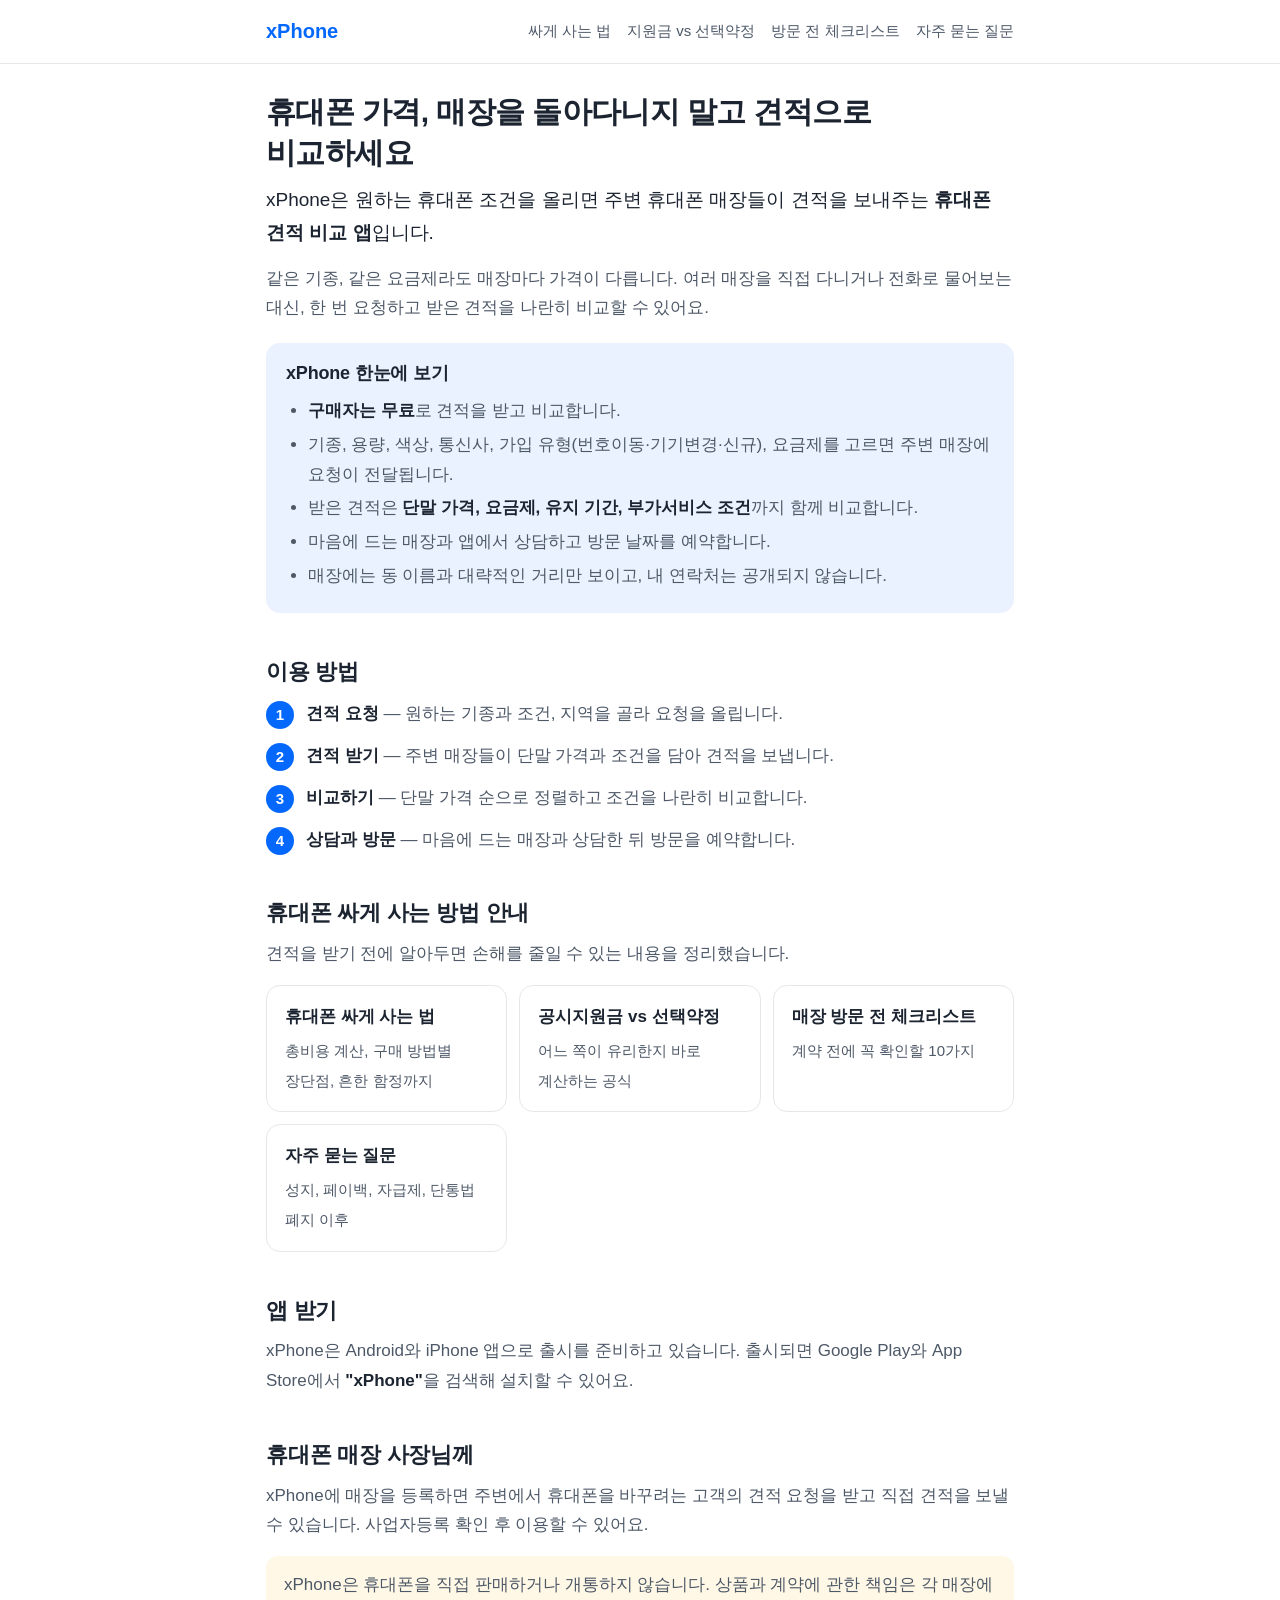
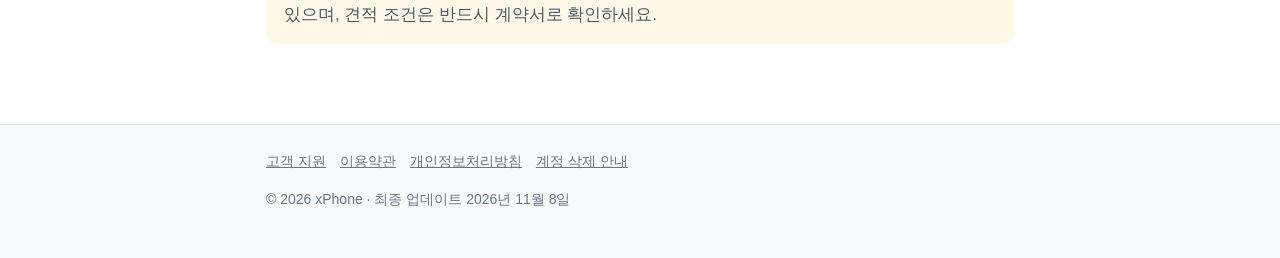
<file: index.html>
<!doctype html>
<html lang="ko">
<head>
<meta charset="utf-8">
<meta name="viewport" content="width=device-width, initial-scale=1">
<title>xPhone - 주변 휴대폰 매장 견적 비교 앱</title>
<meta name="description" content="원하는 휴대폰 기종과 요금제를 올리면 주변 휴대폰 매장들이 견적을 보내는 견적 비교 앱 xPhone. 매장을 돌아다니지 않고 가격을 비교하고, 휴대폰을 싸게 사는 방법도 알려드립니다.">
<link rel="canonical" href="https://kimyounghoney.github.io/xphone/">
<meta name="google-site-verification" content="4AHSJOko7ya_bKjFwf1Odljlfii4NCxPWQZWgqXHzS0">
<meta property="og:type" content="website">
<meta property="og:title" content="xPhone - 주변 휴대폰 매장 견적 비교 앱">
<meta property="og:description" content="조건만 올리면 주변 매장이 견적을 보내드려요. 매장마다 다른 휴대폰 가격, 앉아서 비교하세요.">
<meta property="og:url" content="https://kimyounghoney.github.io/xphone/">
<meta property="og:image" content="https://kimyounghoney.github.io/xphone/og.png">
<meta property="og:locale" content="ko_KR">
<link rel="stylesheet" href="site.css">
<script type="application/ld+json">
{
  "@context": "https://schema.org",
  "@graph": [
    {
      "@type": "Organization",
      "@id": "https://kimyounghoney.github.io/xphone/#org",
      "name": "xPhone",
      "url": "https://kimyounghoney.github.io/xphone/",
      "logo": "https://kimyounghoney.github.io/xphone/icon.png",
      "description": "휴대폰을 사려는 사람과 주변 휴대폰 매장을 연결하는 견적 비교 서비스"
    },
    {
      "@type": "WebSite",
      "@id": "https://kimyounghoney.github.io/xphone/#site",
      "name": "xPhone",
      "url": "https://kimyounghoney.github.io/xphone/",
      "inLanguage": "ko-KR",
      "publisher": { "@id": "https://kimyounghoney.github.io/xphone/#org" }
    },
    {
      "@type": "MobileApplication",
      "name": "xPhone - 휴대폰 견적 비교",
      "operatingSystem": "Android, iOS",
      "applicationCategory": "ShoppingApplication",
      "inLanguage": "ko-KR",
      "offers": { "@type": "Offer", "price": "0", "priceCurrency": "KRW" },
      "description": "원하는 기종, 용량, 통신사, 가입 유형, 요금제를 올리면 주변 휴대폰 매장이 견적을 보내고, 구매자는 견적을 비교해 마음에 드는 매장과 앱에서 상담하고 방문을 예약하는 앱",
      "publisher": { "@id": "https://kimyounghoney.github.io/xphone/#org" }
    }
  ]
}
</script>
</head>
<body>
<header class="top">
  <div class="wrap">
    <a class="logo" href="./">xPhone</a>
    <nav class="menu" aria-label="주요 메뉴">
      <a href="guide.html">싸게 사는 법</a>
      <a href="subsidy-vs-discount.html">지원금 vs 선택약정</a>
      <a href="checklist.html">방문 전 체크리스트</a>
      <a href="faq.html">자주 묻는 질문</a>
    </nav>
  </div>
</header>

<main class="wrap">
  <h1>휴대폰 가격, 매장을 돌아다니지 말고 견적으로 비교하세요</h1>
  <p class="lead">xPhone은 원하는 휴대폰 조건을 올리면 주변 휴대폰 매장들이 견적을 보내주는 <strong>휴대폰 견적 비교 앱</strong>입니다.</p>
  <p>같은 기종, 같은 요금제라도 매장마다 가격이 다릅니다. 여러 매장을 직접 다니거나 전화로 물어보는 대신, 한 번 요청하고 받은 견적을 나란히 비교할 수 있어요.</p>

  <div class="summary">
    <h2>xPhone 한눈에 보기</h2>
    <ul>
      <li><strong>구매자는 무료</strong>로 견적을 받고 비교합니다.</li>
      <li>기종, 용량, 색상, 통신사, 가입 유형(번호이동·기기변경·신규), 요금제를 고르면 주변 매장에 요청이 전달됩니다.</li>
      <li>받은 견적은 <strong>단말 가격, 요금제, 유지 기간, 부가서비스 조건</strong>까지 함께 비교합니다.</li>
      <li>마음에 드는 매장과 앱에서 상담하고 방문 날짜를 예약합니다.</li>
      <li>매장에는 동 이름과 대략적인 거리만 보이고, 내 연락처는 공개되지 않습니다.</li>
    </ul>
  </div>

  <h2>이용 방법</h2>
  <ol class="steps">
    <li><strong>견적 요청</strong> — 원하는 기종과 조건, 지역을 골라 요청을 올립니다.</li>
    <li><strong>견적 받기</strong> — 주변 매장들이 단말 가격과 조건을 담아 견적을 보냅니다.</li>
    <li><strong>비교하기</strong> — 단말 가격 순으로 정렬하고 조건을 나란히 비교합니다.</li>
    <li><strong>상담과 방문</strong> — 마음에 드는 매장과 상담한 뒤 방문을 예약합니다.</li>
  </ol>

  <h2>휴대폰 싸게 사는 방법 안내</h2>
  <p>견적을 받기 전에 알아두면 손해를 줄일 수 있는 내용을 정리했습니다.</p>
  <div class="cards">
    <a class="card" href="guide.html"><strong>휴대폰 싸게 사는 법</strong><span>총비용 계산, 구매 방법별 장단점, 흔한 함정까지</span></a>
    <a class="card" href="subsidy-vs-discount.html"><strong>공시지원금 vs 선택약정</strong><span>어느 쪽이 유리한지 바로 계산하는 공식</span></a>
    <a class="card" href="checklist.html"><strong>매장 방문 전 체크리스트</strong><span>계약 전에 꼭 확인할 10가지</span></a>
    <a class="card" href="faq.html"><strong>자주 묻는 질문</strong><span>성지, 페이백, 자급제, 단통법 폐지 이후</span></a>
  </div>

  <h2>앱 받기</h2>
  <p>xPhone은 Android와 iPhone 앱으로 출시를 준비하고 있습니다. 출시되면 Google Play와 App Store에서 <strong>"xPhone"</strong>을 검색해 설치할 수 있어요.</p>

  <h2>휴대폰 매장 사장님께</h2>
  <p>xPhone에 매장을 등록하면 주변에서 휴대폰을 바꾸려는 고객의 견적 요청을 받고 직접 견적을 보낼 수 있습니다. 사업자등록 확인 후 이용할 수 있어요.</p>

  <div class="note">
    <p>xPhone은 휴대폰을 직접 판매하거나 개통하지 않습니다. 상품과 계약에 관한 책임은 각 매장에 있으며, 견적 조건은 반드시 계약서로 확인하세요.</p>
  </div>
</main>

<footer class="bottom">
  <div class="wrap">
    <p><a href="support.html">고객 지원</a><a href="terms.html">이용약관</a><a href="privacy.html">개인정보처리방침</a><a href="account-deletion.html">계정 삭제 안내</a></p>
    <p>© 2026 xPhone · 최종 업데이트 2026년 11월 8일</p>
  </div>
</footer>
</body>
</html>
</file>
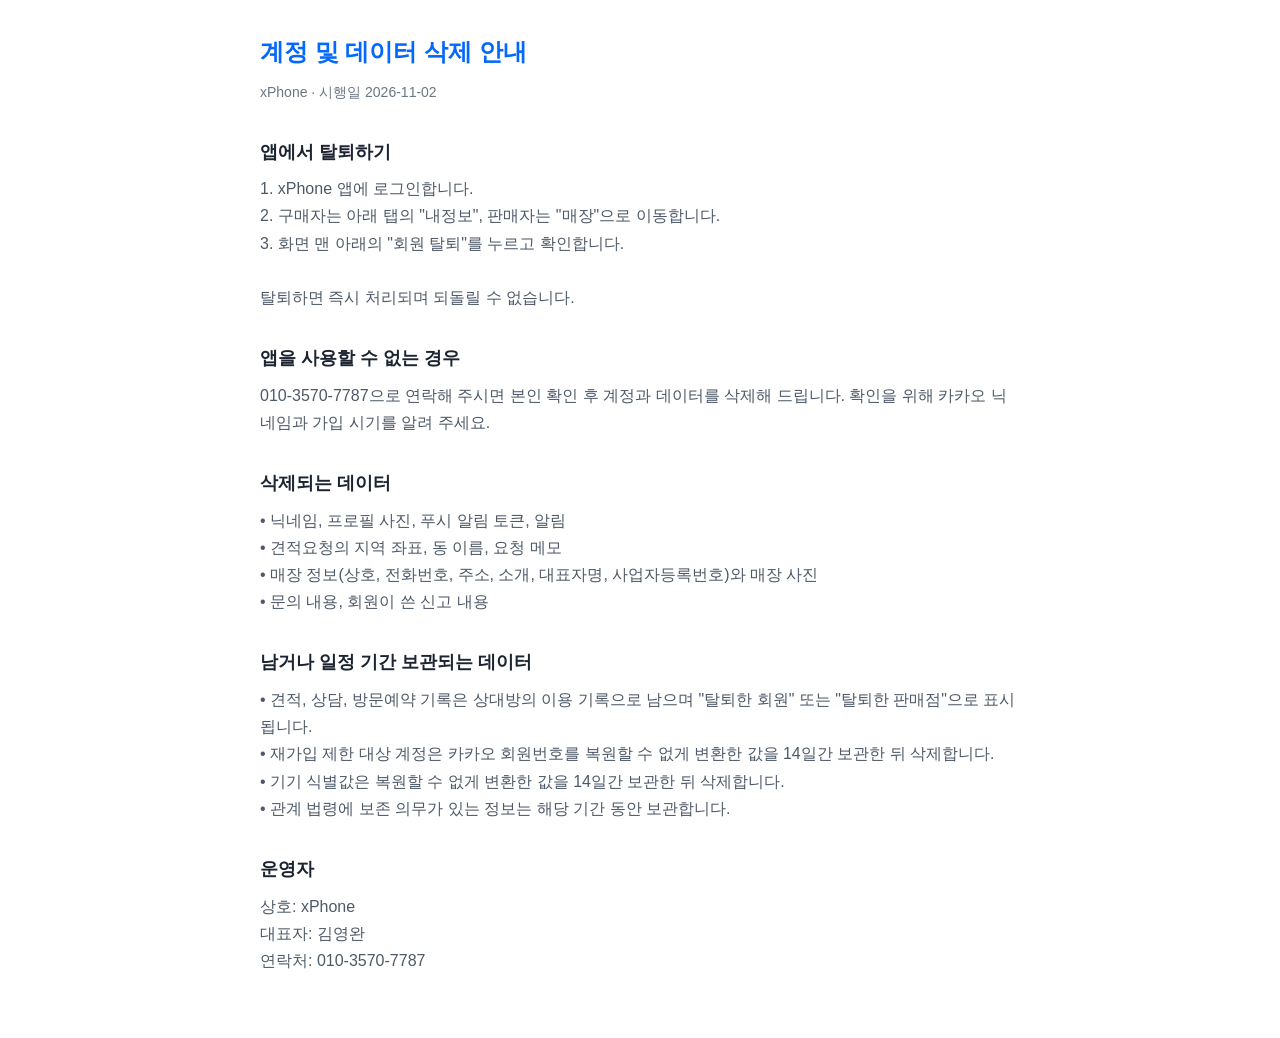
<file: account-deletion.html>
<!doctype html>
<html lang="ko">
<head>
<meta charset="utf-8">
<meta name="viewport" content="width=device-width, initial-scale=1">
<title>계정 및 데이터 삭제 안내 - xPhone</title>
<style>
  :root { color-scheme: light; }
  body { margin: 0; background: #fff; color: #1b2430; font: 16px/1.7 -apple-system, "Noto Sans KR", "Malgun Gothic", sans-serif; }
  main { max-width: 760px; margin: 0 auto; padding: 32px 20px 64px; }
  h1 { font-size: 24px; margin: 0 0 8px; color: #0468fd; }
  .meta { color: #6b7684; font-size: 14px; margin: 0 0 32px; }
  h2 { font-size: 18px; margin: 32px 0 8px; }
  p { margin: 0; white-space: pre-line; color: #4e5968; }
</style>
</head>
<body>
<main>
<h1>계정 및 데이터 삭제 안내</h1>
<p class="meta">xPhone · 시행일 2026-11-02</p>
<section><h2>앱에서 탈퇴하기</h2><p>1. xPhone 앱에 로그인합니다.
2. 구매자는 아래 탭의 &quot;내정보&quot;, 판매자는 &quot;매장&quot;으로 이동합니다.
3. 화면 맨 아래의 &quot;회원 탈퇴&quot;를 누르고 확인합니다.

탈퇴하면 즉시 처리되며 되돌릴 수 없습니다.</p></section>
<section><h2>앱을 사용할 수 없는 경우</h2><p>010-3570-7787으로 연락해 주시면 본인 확인 후 계정과 데이터를 삭제해 드립니다. 확인을 위해 카카오 닉네임과 가입 시기를 알려 주세요.</p></section>
<section><h2>삭제되는 데이터</h2><p>• 닉네임, 프로필 사진, 푸시 알림 토큰, 알림
• 견적요청의 지역 좌표, 동 이름, 요청 메모
• 매장 정보(상호, 전화번호, 주소, 소개, 대표자명, 사업자등록번호)와 매장 사진
• 문의 내용, 회원이 쓴 신고 내용</p></section>
<section><h2>남거나 일정 기간 보관되는 데이터</h2><p>• 견적, 상담, 방문예약 기록은 상대방의 이용 기록으로 남으며 &quot;탈퇴한 회원&quot; 또는 &quot;탈퇴한 판매점&quot;으로 표시됩니다.
• 재가입 제한 대상 계정은 카카오 회원번호를 복원할 수 없게 변환한 값을 14일간 보관한 뒤 삭제합니다.
• 기기 식별값은 복원할 수 없게 변환한 값을 14일간 보관한 뒤 삭제합니다.
• 관계 법령에 보존 의무가 있는 정보는 해당 기간 동안 보관합니다.</p></section>
<section><h2>운영자</h2><p>상호: xPhone
대표자: 김영완
연락처: 010-3570-7787</p></section>
</main>
</body>
</html>
</file>
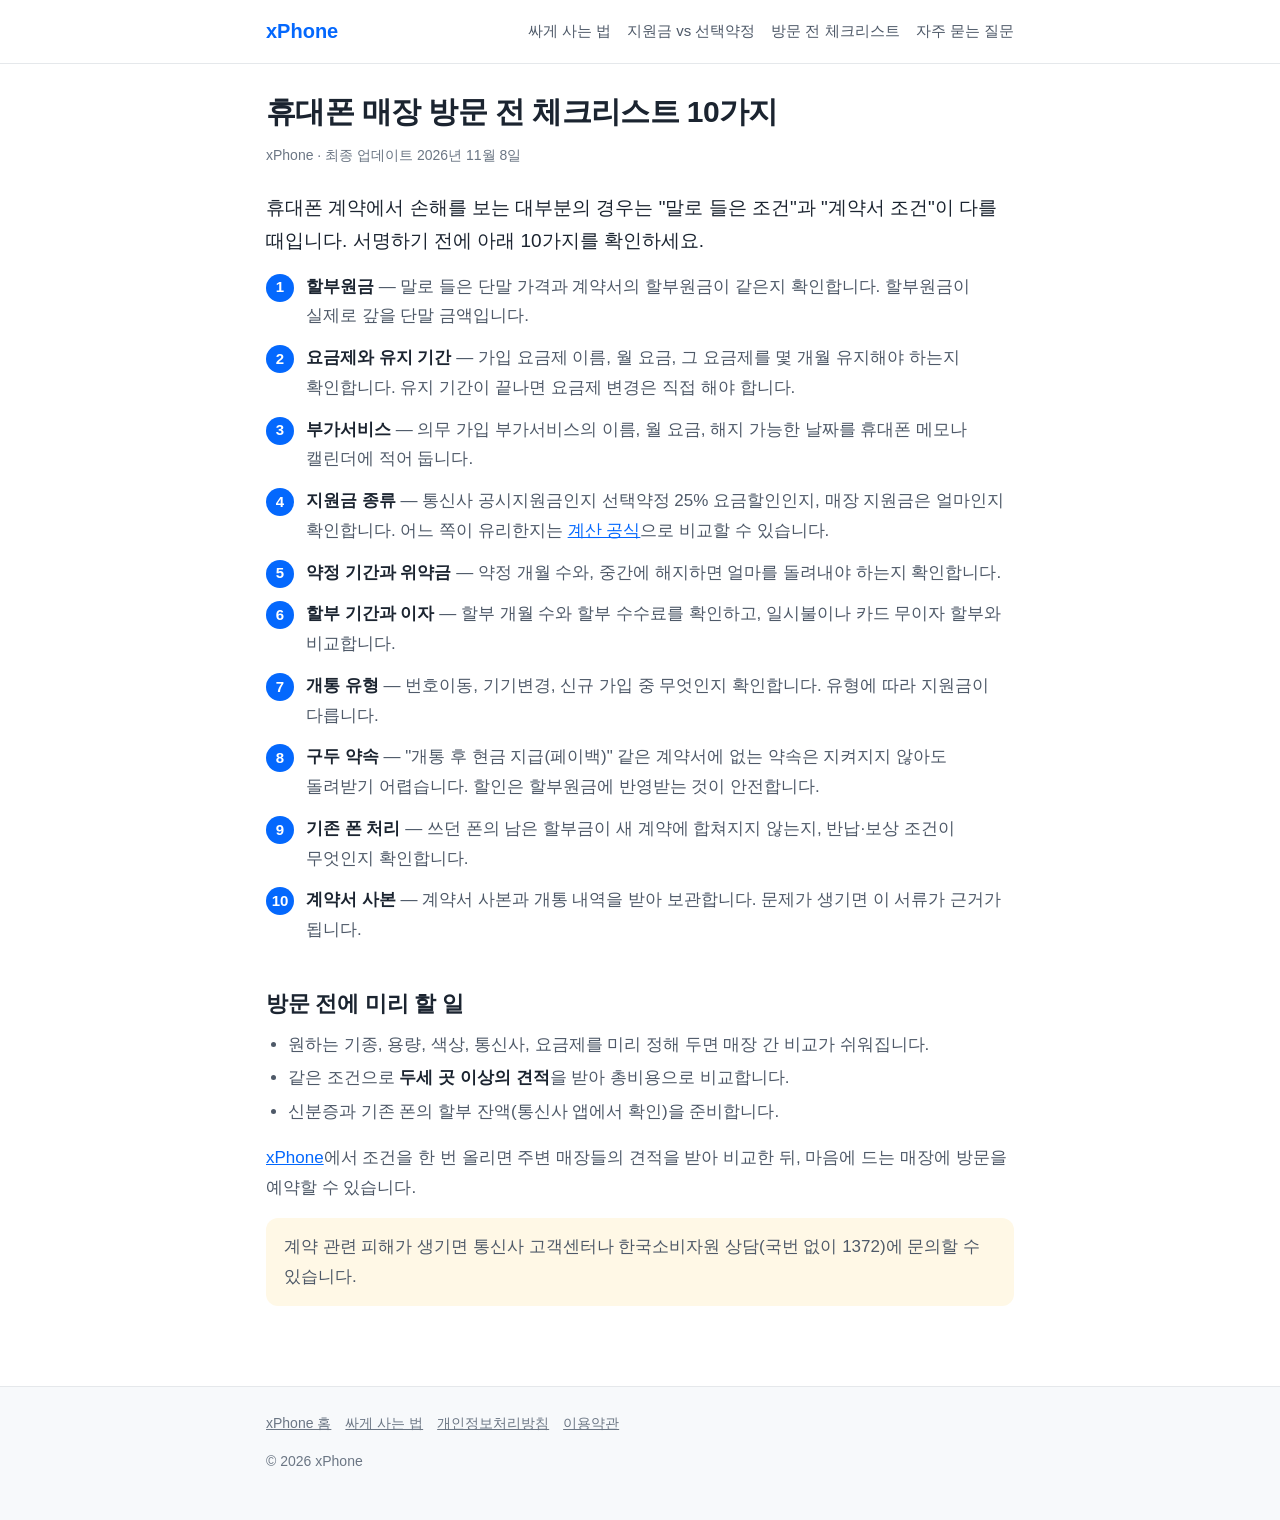
<file: checklist.html>
<!doctype html>
<html lang="ko">
<head>
<meta charset="utf-8">
<meta name="viewport" content="width=device-width, initial-scale=1">
<title>휴대폰 매장 방문 전 체크리스트 10가지 - 계약 전 꼭 확인할 것 | xPhone</title>
<meta name="description" content="휴대폰 매장에서 계약하기 전에 확인할 10가지: 할부원금, 요금제와 유지 기간, 부가서비스, 약정과 위약금, 할부 이자, 페이백 약속, 개통 유형, 계약서 사본까지 정리했습니다.">
<link rel="canonical" href="https://kimyounghoney.github.io/xphone/checklist.html">
<meta property="og:type" content="article">
<meta property="og:title" content="휴대폰 매장 방문 전 체크리스트 10가지">
<meta property="og:description" content="계약 전에 할부원금, 요금제 유지 기간, 부가서비스, 위약금, 페이백 약속을 꼭 확인하세요.">
<meta property="og:url" content="https://kimyounghoney.github.io/xphone/checklist.html">
<meta property="og:image" content="https://kimyounghoney.github.io/xphone/og.png">
<link rel="stylesheet" href="site.css">
<script type="application/ld+json">
{
  "@context": "https://schema.org",
  "@type": "HowTo",
  "name": "휴대폰 매장에서 계약하기 전에 확인할 10가지",
  "inLanguage": "ko-KR",
  "step": [
    { "@type": "HowToStep", "name": "할부원금 확인", "text": "말로 들은 가격과 계약서의 할부원금이 같은지 확인합니다." },
    { "@type": "HowToStep", "name": "요금제와 유지 기간 확인", "text": "가입 요금제, 월 요금, 그 요금제를 몇 개월 유지해야 하는지 확인합니다." },
    { "@type": "HowToStep", "name": "부가서비스 조건 확인", "text": "의무 가입 부가서비스의 이름, 월 요금, 해지 가능 날짜를 적어 둡니다." },
    { "@type": "HowToStep", "name": "지원금 종류 확인", "text": "공시지원금인지 선택약정 25% 할인인지, 매장 지원금이 얼마인지 확인합니다." },
    { "@type": "HowToStep", "name": "약정 기간과 위약금 확인", "text": "약정 개월 수와 중도 해지 시 반환 금액을 확인합니다." },
    { "@type": "HowToStep", "name": "할부 기간과 이자 확인", "text": "할부 개월 수와 할부 수수료를 확인하고 일시불이나 카드 무이자와 비교합니다." },
    { "@type": "HowToStep", "name": "개통 유형 확인", "text": "번호이동, 기기변경, 신규 가입 중 무엇으로 개통하는지 확인합니다." },
    { "@type": "HowToStep", "name": "구두 약속은 서면으로", "text": "페이백 등 계약서에 없는 약속은 받지 않거나 서면으로 남깁니다." },
    { "@type": "HowToStep", "name": "기존 폰 처리 확인", "text": "기존 단말 할부 잔액과 반납·보상 조건을 확인합니다." },
    { "@type": "HowToStep", "name": "계약서 사본 받기", "text": "계약서 사본과 개통 내역을 받아 보관합니다." }
  ]
}
</script>
</head>
<body>
<header class="top">
  <div class="wrap">
    <a class="logo" href="./">xPhone</a>
    <nav class="menu" aria-label="주요 메뉴">
      <a href="guide.html">싸게 사는 법</a>
      <a href="subsidy-vs-discount.html">지원금 vs 선택약정</a>
      <a href="checklist.html">방문 전 체크리스트</a>
      <a href="faq.html">자주 묻는 질문</a>
    </nav>
  </div>
</header>

<main class="wrap">
  <article>
  <h1>휴대폰 매장 방문 전 체크리스트 10가지</h1>
  <p class="meta">xPhone · 최종 업데이트 2026년 11월 8일</p>
  <p class="lead">휴대폰 계약에서 손해를 보는 대부분의 경우는 "말로 들은 조건"과 "계약서 조건"이 다를 때입니다. 서명하기 전에 아래 10가지를 확인하세요.</p>

  <ol class="steps">
    <li><strong>할부원금</strong> — 말로 들은 단말 가격과 계약서의 할부원금이 같은지 확인합니다. 할부원금이 실제로 갚을 단말 금액입니다.</li>
    <li><strong>요금제와 유지 기간</strong> — 가입 요금제 이름, 월 요금, 그 요금제를 몇 개월 유지해야 하는지 확인합니다. 유지 기간이 끝나면 요금제 변경은 직접 해야 합니다.</li>
    <li><strong>부가서비스</strong> — 의무 가입 부가서비스의 이름, 월 요금, 해지 가능한 날짜를 휴대폰 메모나 캘린더에 적어 둡니다.</li>
    <li><strong>지원금 종류</strong> — 통신사 공시지원금인지 선택약정 25% 요금할인인지, 매장 지원금은 얼마인지 확인합니다. 어느 쪽이 유리한지는 <a href="subsidy-vs-discount.html">계산 공식</a>으로 비교할 수 있습니다.</li>
    <li><strong>약정 기간과 위약금</strong> — 약정 개월 수와, 중간에 해지하면 얼마를 돌려내야 하는지 확인합니다.</li>
    <li><strong>할부 기간과 이자</strong> — 할부 개월 수와 할부 수수료를 확인하고, 일시불이나 카드 무이자 할부와 비교합니다.</li>
    <li><strong>개통 유형</strong> — 번호이동, 기기변경, 신규 가입 중 무엇인지 확인합니다. 유형에 따라 지원금이 다릅니다.</li>
    <li><strong>구두 약속</strong> — "개통 후 현금 지급(페이백)" 같은 계약서에 없는 약속은 지켜지지 않아도 돌려받기 어렵습니다. 할인은 할부원금에 반영받는 것이 안전합니다.</li>
    <li><strong>기존 폰 처리</strong> — 쓰던 폰의 남은 할부금이 새 계약에 합쳐지지 않는지, 반납·보상 조건이 무엇인지 확인합니다.</li>
    <li><strong>계약서 사본</strong> — 계약서 사본과 개통 내역을 받아 보관합니다. 문제가 생기면 이 서류가 근거가 됩니다.</li>
  </ol>

  <h2>방문 전에 미리 할 일</h2>
  <ul>
    <li>원하는 기종, 용량, 색상, 통신사, 요금제를 미리 정해 두면 매장 간 비교가 쉬워집니다.</li>
    <li>같은 조건으로 <strong>두세 곳 이상의 견적</strong>을 받아 총비용으로 비교합니다.</li>
    <li>신분증과 기존 폰의 할부 잔액(통신사 앱에서 확인)을 준비합니다.</li>
  </ul>
  <p><a href="./">xPhone</a>에서 조건을 한 번 올리면 주변 매장들의 견적을 받아 비교한 뒤, 마음에 드는 매장에 방문을 예약할 수 있습니다.</p>

  <div class="note">
    <p>계약 관련 피해가 생기면 통신사 고객센터나 한국소비자원 상담(국번 없이 1372)에 문의할 수 있습니다.</p>
  </div>
  </article>
</main>

<footer class="bottom">
  <div class="wrap">
    <p><a href="./">xPhone 홈</a><a href="guide.html">싸게 사는 법</a><a href="privacy.html">개인정보처리방침</a><a href="terms.html">이용약관</a></p>
    <p>© 2026 xPhone</p>
  </div>
</footer>
</body>
</html>
</file>
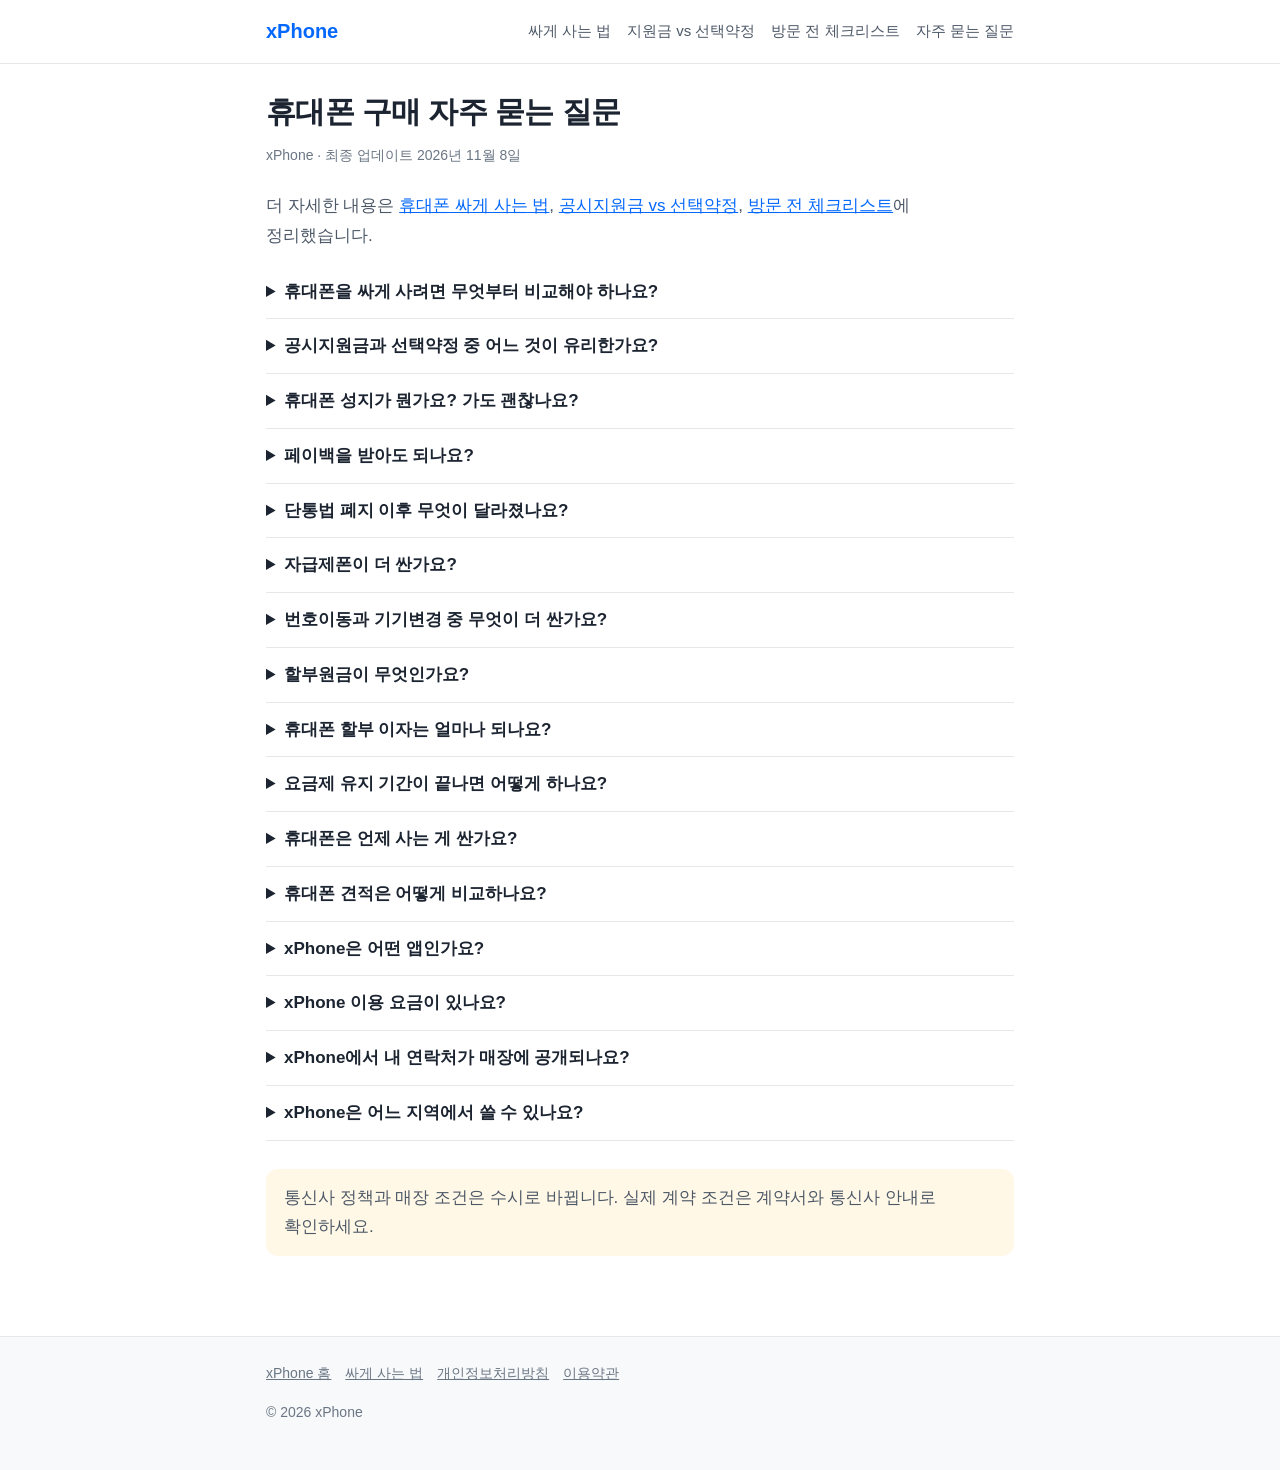
<file: faq.html>
<!doctype html>
<html lang="ko">
<head>
<meta charset="utf-8">
<meta name="viewport" content="width=device-width, initial-scale=1">
<title>휴대폰 구매 자주 묻는 질문 - 성지, 페이백, 자급제, 단통법 폐지 | xPhone</title>
<meta name="description" content="휴대폰 싸게 사는 법에 대한 자주 묻는 질문: 공시지원금과 선택약정 비교, 성지와 페이백 주의점, 자급제, 번호이동, 할부원금과 할부 이자, 단통법 폐지 이후 달라진 점, xPhone 이용 방법.">
<link rel="canonical" href="https://kimyounghoney.github.io/xphone/faq.html">
<meta property="og:type" content="article">
<meta property="og:title" content="휴대폰 구매 자주 묻는 질문">
<meta property="og:description" content="성지, 페이백, 자급제, 단통법 폐지 이후 달라진 점까지 정리했습니다.">
<meta property="og:url" content="https://kimyounghoney.github.io/xphone/faq.html">
<meta property="og:image" content="https://kimyounghoney.github.io/xphone/og.png">
<link rel="stylesheet" href="site.css">
<script type="application/ld+json">
{
  "@context": "https://schema.org",
  "@type": "FAQPage",
  "inLanguage": "ko-KR",
  "mainEntity": [
    {
      "@type": "Question",
      "name": "휴대폰을 싸게 사려면 무엇부터 비교해야 하나요?",
      "acceptedAnswer": {
        "@type": "Answer",
        "text": "단말 가격만 보지 말고 약정 기간(보통 24개월) 동안의 총비용을 비교해야 합니다. 총비용은 단말 할부원금, 할부 이자, 월 요금 × 개월 수, 의무 부가서비스 요금을 더한 금액입니다. 같은 조건으로 여러 매장의 견적을 받아 이 총비용을 비교하는 것이 가장 확실합니다."
      }
    },
    {
      "@type": "Question",
      "name": "공시지원금과 선택약정 중 어느 것이 유리한가요?",
      "acceptedAnswer": {
        "@type": "Answer",
        "text": "24개월 약정이면 선택약정 할인 총액은 월 요금 × 25% × 24 = 월 요금 × 6입니다. 공시지원금이 이보다 크면 공시지원금이, 작으면 선택약정이 유리합니다. 12개월 선택약정과 비교할 때는 월 요금 × 3을 기준으로 봅니다."
      }
    },
    {
      "@type": "Question",
      "name": "휴대폰 성지가 뭔가요? 가도 괜찮나요?",
      "acceptedAnswer": {
        "@type": "Answer",
        "text": "매장 지원금을 많이 줘서 휴대폰을 싸게 파는 매장을 흔히 성지라고 부릅니다. 실제로 싼 곳도 있지만, 비싼 요금제 유지, 부가서비스 의무 가입, 개통 후 현금 지급(페이백) 약속 같은 조건이 붙는 경우가 많습니다. 계약서의 할부원금과 조건을 확인하고 총비용으로 비교하세요."
      }
    },
    {
      "@type": "Question",
      "name": "페이백을 받아도 되나요?",
      "acceptedAnswer": {
        "@type": "Answer",
        "text": "개통 후 현금으로 돌려준다는 약속이 계약서에 없으면, 지켜지지 않아도 돌려받기 어렵습니다. 할인은 계약서의 단말 할부원금에 반영받는 것이 안전합니다."
      }
    },
    {
      "@type": "Question",
      "name": "단통법 폐지 이후 무엇이 달라졌나요?",
      "acceptedAnswer": {
        "@type": "Answer",
        "text": "단말기유통법(단통법)은 2025년 7월 22일 폐지되었습니다. 매장이 주는 추가 지원금의 상한(공시지원금의 15%)이 없어져 매장마다 가격 차이가 더 커질 수 있습니다. 선택약정 25% 요금할인 제도는 유지됩니다. 그래서 한두 곳만 보고 정하기보다 여러 매장을 비교하는 것이 더 중요해졌습니다."
      }
    },
    {
      "@type": "Question",
      "name": "자급제폰이 더 싼가요?",
      "acceptedAnswer": {
        "@type": "Answer",
        "text": "데이터를 적게 쓰고 약정을 원하지 않는다면 자급제폰과 알뜰폰 요금제 조합이 저렴한 경우가 많습니다. 자급제폰으로도 통신 3사에서 선택약정 25% 할인을 받을 수 있습니다. 반대로 비싼 요금제를 쓰는 사람은 매장 지원금을 받는 쪽이 유리할 수 있으니 총비용으로 비교하세요."
      }
    },
    {
      "@type": "Question",
      "name": "번호이동과 기기변경 중 무엇이 더 싼가요?",
      "acceptedAnswer": {
        "@type": "Answer",
        "text": "기종과 시기에 따라 다르지만 통신사를 옮기는 번호이동에 지원금이 더 크게 붙는 경우가 많습니다. 다만 번호이동을 하면 기존 통신사의 가족 결합 할인이나 장기 고객 혜택이 없어질 수 있으니 그 금액까지 따져 보세요."
      }
    },
    {
      "@type": "Question",
      "name": "할부원금이 무엇인가요?",
      "acceptedAnswer": {
        "@type": "Answer",
        "text": "할부원금은 지원금과 할인을 뺀 뒤 실제로 나눠서 갚아야 할 단말 금액입니다. 매장에서 말로 들은 가격과 계약서의 할부원금이 같은지 꼭 확인하세요."
      }
    },
    {
      "@type": "Question",
      "name": "휴대폰 할부 이자는 얼마나 되나요?",
      "acceptedAnswer": {
        "@type": "Answer",
        "text": "통신사 단말 할부에는 보통 연 5%대의 할부 수수료가 붙습니다(통신사별로 확인 필요). 100만 원을 24개월 할부로 사면 이자만 수만 원이 될 수 있어, 일시불이나 카드 무이자 할부가 가능한지 비교하는 것이 좋습니다."
      }
    },
    {
      "@type": "Question",
      "name": "요금제 유지 기간이 끝나면 어떻게 하나요?",
      "acceptedAnswer": {
        "@type": "Answer",
        "text": "유지 기간이 끝나도 요금제는 자동으로 바뀌지 않습니다. 통신사 앱이나 고객센터에서 원하는 요금제로 직접 변경해야 합니다. 의무 부가서비스도 해지 가능한 날짜에 직접 해지해야 합니다."
      }
    },
    {
      "@type": "Question",
      "name": "휴대폰은 언제 사는 게 싼가요?",
      "acceptedAnswer": {
        "@type": "Answer",
        "text": "신형이 출시된 직후에는 이전 모델의 지원금이 커지는 경우가 많고, 신형도 출시 후 몇 달이 지나면 지원금이 오르는 경향이 있습니다. 통신사 간 가입자 유치 경쟁이 심한 시기에는 번호이동 조건이 좋아지기도 합니다."
      }
    },
    {
      "@type": "Question",
      "name": "휴대폰 견적은 어떻게 비교하나요?",
      "acceptedAnswer": {
        "@type": "Answer",
        "text": "기종, 용량, 통신사, 가입 유형, 요금제를 똑같이 맞춘 뒤 여러 매장에 견적을 받아 할부원금, 요금제, 유지 기간, 부가서비스를 비교합니다. xPhone 앱은 조건을 한 번 올리면 주변 매장들이 견적을 보내 주어 이 비교를 한 화면에서 할 수 있습니다."
      }
    },
    {
      "@type": "Question",
      "name": "xPhone은 어떤 앱인가요?",
      "acceptedAnswer": {
        "@type": "Answer",
        "text": "xPhone은 휴대폰을 사려는 사람과 주변 휴대폰 매장을 연결하는 견적 비교 앱입니다. 원하는 조건을 올리면 매장들이 견적을 보내고, 구매자는 견적을 비교해 마음에 드는 매장과 앱에서 상담하고 방문을 예약합니다. xPhone은 휴대폰을 직접 판매하거나 개통하지 않습니다."
      }
    },
    {
      "@type": "Question",
      "name": "xPhone 이용 요금이 있나요?",
      "acceptedAnswer": {
        "@type": "Answer",
        "text": "구매자는 무료로 견적을 요청하고 비교할 수 있습니다."
      }
    },
    {
      "@type": "Question",
      "name": "xPhone에서 내 연락처가 매장에 공개되나요?",
      "acceptedAnswer": {
        "@type": "Answer",
        "text": "공개되지 않습니다. 매장에는 견적 요청 지역의 동 이름과 대략적인 거리만 보이고, 상담은 앱 안에서 합니다. 앱은 휴대폰의 GPS 위치를 사용하지 않고, 지역은 직접 검색해서 고릅니다."
      }
    },
    {
      "@type": "Question",
      "name": "xPhone은 어느 지역에서 쓸 수 있나요?",
      "acceptedAnswer": {
        "@type": "Answer",
        "text": "xPhone에 등록된 매장이 있는 지역에서 견적을 받을 수 있습니다. 지역을 고르면 그 주변 매장에, 고르지 않으면 등록된 모든 매장에 요청이 전달됩니다."
      }
    }
  ]
}
</script>
</head>
<body>
<header class="top">
  <div class="wrap">
    <a class="logo" href="./">xPhone</a>
    <nav class="menu" aria-label="주요 메뉴">
      <a href="guide.html">싸게 사는 법</a>
      <a href="subsidy-vs-discount.html">지원금 vs 선택약정</a>
      <a href="checklist.html">방문 전 체크리스트</a>
      <a href="faq.html">자주 묻는 질문</a>
    </nav>
  </div>
</header>

<main class="wrap">
  <h1>휴대폰 구매 자주 묻는 질문</h1>
  <p class="meta">xPhone · 최종 업데이트 2026년 11월 8일</p>
  <p>더 자세한 내용은 <a href="guide.html">휴대폰 싸게 사는 법</a>, <a href="subsidy-vs-discount.html">공시지원금 vs 선택약정</a>, <a href="checklist.html">방문 전 체크리스트</a>에 정리했습니다.</p>
  <details>
    <summary>휴대폰을 싸게 사려면 무엇부터 비교해야 하나요?</summary>
    <p>단말 가격만 보지 말고 약정 기간(보통 24개월) 동안의 총비용을 비교해야 합니다. 총비용은 단말 할부원금, 할부 이자, 월 요금 × 개월 수, 의무 부가서비스 요금을 더한 금액입니다. 같은 조건으로 여러 매장의 견적을 받아 이 총비용을 비교하는 것이 가장 확실합니다.</p>
  </details>
  <details>
    <summary>공시지원금과 선택약정 중 어느 것이 유리한가요?</summary>
    <p>24개월 약정이면 선택약정 할인 총액은 월 요금 × 25% × 24 = 월 요금 × 6입니다. 공시지원금이 이보다 크면 공시지원금이, 작으면 선택약정이 유리합니다. 12개월 선택약정과 비교할 때는 월 요금 × 3을 기준으로 봅니다.</p>
  </details>
  <details>
    <summary>휴대폰 성지가 뭔가요? 가도 괜찮나요?</summary>
    <p>매장 지원금을 많이 줘서 휴대폰을 싸게 파는 매장을 흔히 성지라고 부릅니다. 실제로 싼 곳도 있지만, 비싼 요금제 유지, 부가서비스 의무 가입, 개통 후 현금 지급(페이백) 약속 같은 조건이 붙는 경우가 많습니다. 계약서의 할부원금과 조건을 확인하고 총비용으로 비교하세요.</p>
  </details>
  <details>
    <summary>페이백을 받아도 되나요?</summary>
    <p>개통 후 현금으로 돌려준다는 약속이 계약서에 없으면, 지켜지지 않아도 돌려받기 어렵습니다. 할인은 계약서의 단말 할부원금에 반영받는 것이 안전합니다.</p>
  </details>
  <details>
    <summary>단통법 폐지 이후 무엇이 달라졌나요?</summary>
    <p>단말기유통법(단통법)은 2025년 7월 22일 폐지되었습니다. 매장이 주는 추가 지원금의 상한(공시지원금의 15%)이 없어져 매장마다 가격 차이가 더 커질 수 있습니다. 선택약정 25% 요금할인 제도는 유지됩니다. 그래서 한두 곳만 보고 정하기보다 여러 매장을 비교하는 것이 더 중요해졌습니다.</p>
  </details>
  <details>
    <summary>자급제폰이 더 싼가요?</summary>
    <p>데이터를 적게 쓰고 약정을 원하지 않는다면 자급제폰과 알뜰폰 요금제 조합이 저렴한 경우가 많습니다. 자급제폰으로도 통신 3사에서 선택약정 25% 할인을 받을 수 있습니다. 반대로 비싼 요금제를 쓰는 사람은 매장 지원금을 받는 쪽이 유리할 수 있으니 총비용으로 비교하세요.</p>
  </details>
  <details>
    <summary>번호이동과 기기변경 중 무엇이 더 싼가요?</summary>
    <p>기종과 시기에 따라 다르지만 통신사를 옮기는 번호이동에 지원금이 더 크게 붙는 경우가 많습니다. 다만 번호이동을 하면 기존 통신사의 가족 결합 할인이나 장기 고객 혜택이 없어질 수 있으니 그 금액까지 따져 보세요.</p>
  </details>
  <details>
    <summary>할부원금이 무엇인가요?</summary>
    <p>할부원금은 지원금과 할인을 뺀 뒤 실제로 나눠서 갚아야 할 단말 금액입니다. 매장에서 말로 들은 가격과 계약서의 할부원금이 같은지 꼭 확인하세요.</p>
  </details>
  <details>
    <summary>휴대폰 할부 이자는 얼마나 되나요?</summary>
    <p>통신사 단말 할부에는 보통 연 5%대의 할부 수수료가 붙습니다(통신사별로 확인 필요). 100만 원을 24개월 할부로 사면 이자만 수만 원이 될 수 있어, 일시불이나 카드 무이자 할부가 가능한지 비교하는 것이 좋습니다.</p>
  </details>
  <details>
    <summary>요금제 유지 기간이 끝나면 어떻게 하나요?</summary>
    <p>유지 기간이 끝나도 요금제는 자동으로 바뀌지 않습니다. 통신사 앱이나 고객센터에서 원하는 요금제로 직접 변경해야 합니다. 의무 부가서비스도 해지 가능한 날짜에 직접 해지해야 합니다.</p>
  </details>
  <details>
    <summary>휴대폰은 언제 사는 게 싼가요?</summary>
    <p>신형이 출시된 직후에는 이전 모델의 지원금이 커지는 경우가 많고, 신형도 출시 후 몇 달이 지나면 지원금이 오르는 경향이 있습니다. 통신사 간 가입자 유치 경쟁이 심한 시기에는 번호이동 조건이 좋아지기도 합니다.</p>
  </details>
  <details>
    <summary>휴대폰 견적은 어떻게 비교하나요?</summary>
    <p>기종, 용량, 통신사, 가입 유형, 요금제를 똑같이 맞춘 뒤 여러 매장에 견적을 받아 할부원금, 요금제, 유지 기간, 부가서비스를 비교합니다. xPhone 앱은 조건을 한 번 올리면 주변 매장들이 견적을 보내 주어 이 비교를 한 화면에서 할 수 있습니다.</p>
  </details>
  <details>
    <summary>xPhone은 어떤 앱인가요?</summary>
    <p>xPhone은 휴대폰을 사려는 사람과 주변 휴대폰 매장을 연결하는 견적 비교 앱입니다. 원하는 조건을 올리면 매장들이 견적을 보내고, 구매자는 견적을 비교해 마음에 드는 매장과 앱에서 상담하고 방문을 예약합니다. xPhone은 휴대폰을 직접 판매하거나 개통하지 않습니다.</p>
  </details>
  <details>
    <summary>xPhone 이용 요금이 있나요?</summary>
    <p>구매자는 무료로 견적을 요청하고 비교할 수 있습니다.</p>
  </details>
  <details>
    <summary>xPhone에서 내 연락처가 매장에 공개되나요?</summary>
    <p>공개되지 않습니다. 매장에는 견적 요청 지역의 동 이름과 대략적인 거리만 보이고, 상담은 앱 안에서 합니다. 앱은 휴대폰의 GPS 위치를 사용하지 않고, 지역은 직접 검색해서 고릅니다.</p>
  </details>
  <details>
    <summary>xPhone은 어느 지역에서 쓸 수 있나요?</summary>
    <p>xPhone에 등록된 매장이 있는 지역에서 견적을 받을 수 있습니다. 지역을 고르면 그 주변 매장에, 고르지 않으면 등록된 모든 매장에 요청이 전달됩니다.</p>
  </details>
  <div class="note" style="margin-top:28px">
    <p>통신사 정책과 매장 조건은 수시로 바뀝니다. 실제 계약 조건은 계약서와 통신사 안내로 확인하세요.</p>
  </div>
</main>

<footer class="bottom">
  <div class="wrap">
    <p><a href="./">xPhone 홈</a><a href="guide.html">싸게 사는 법</a><a href="privacy.html">개인정보처리방침</a><a href="terms.html">이용약관</a></p>
    <p>© 2026 xPhone</p>
  </div>
</footer>
</body>
</html>
</file>
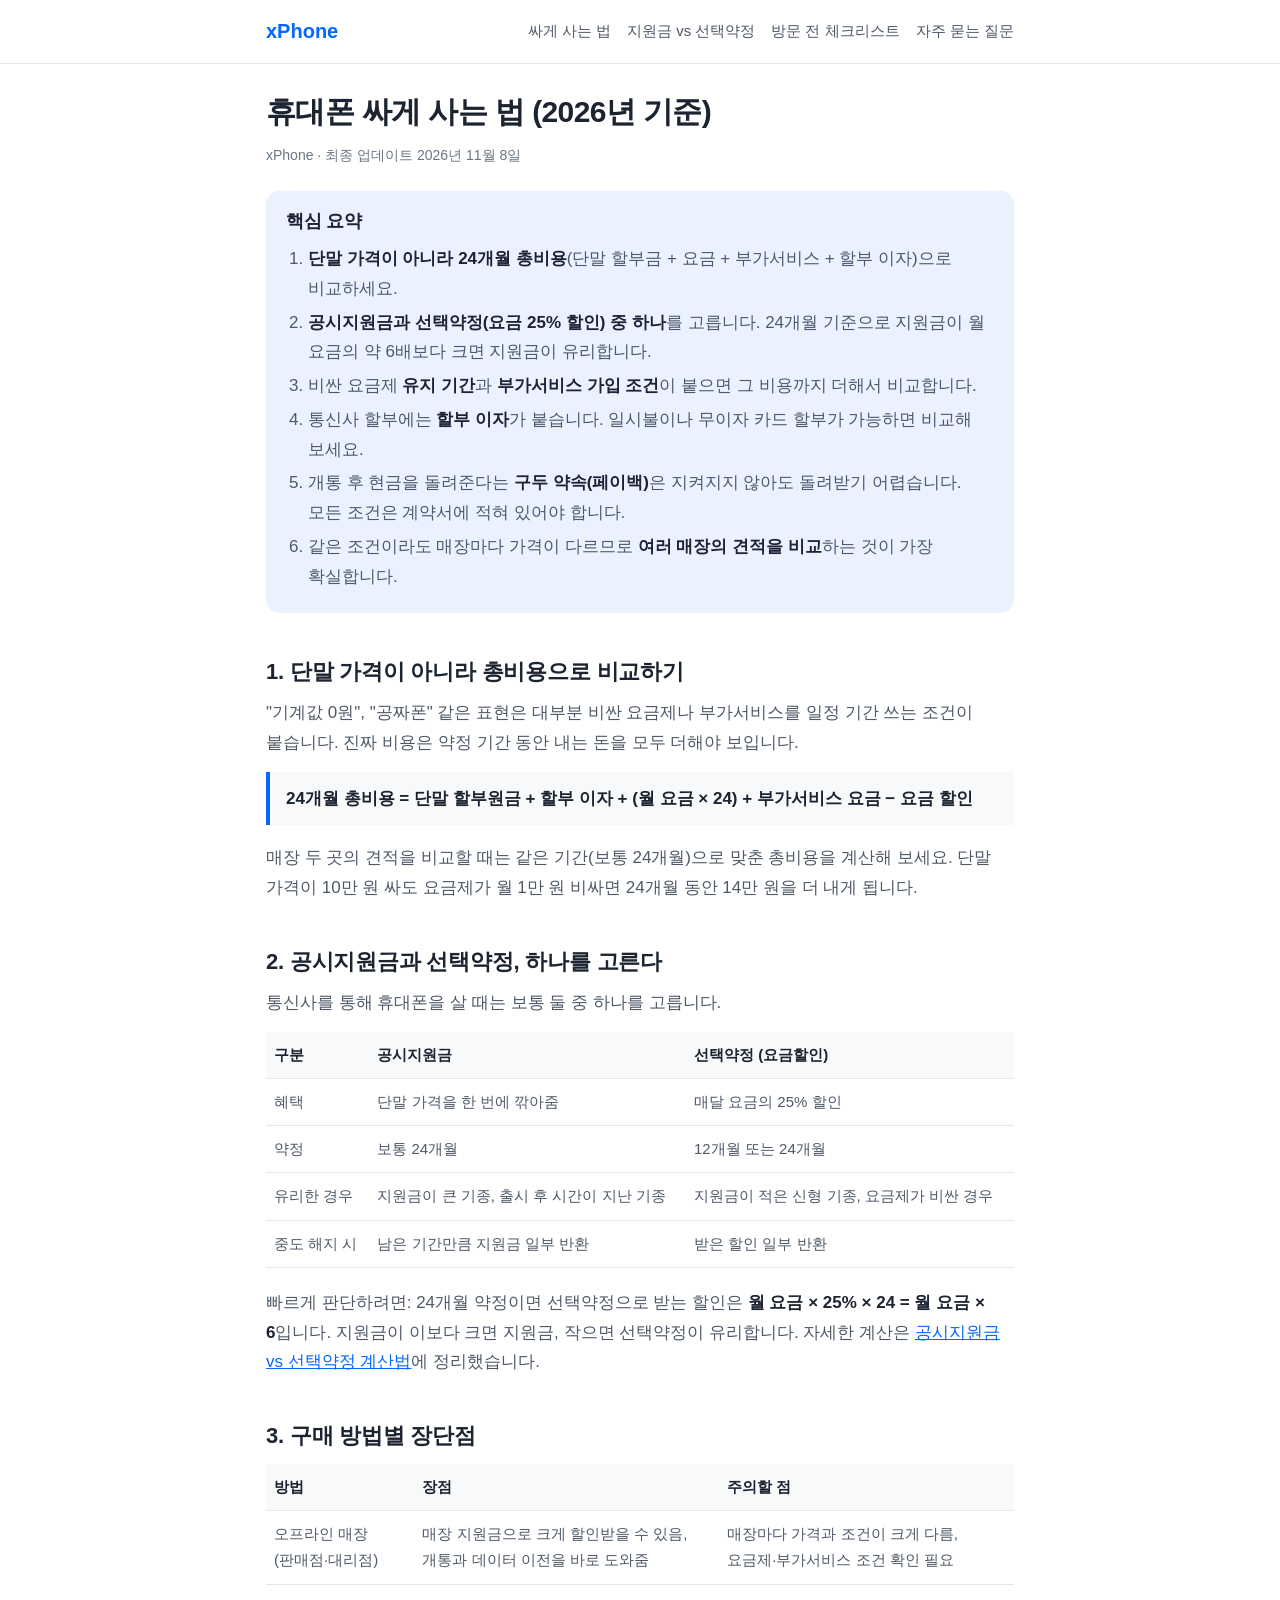
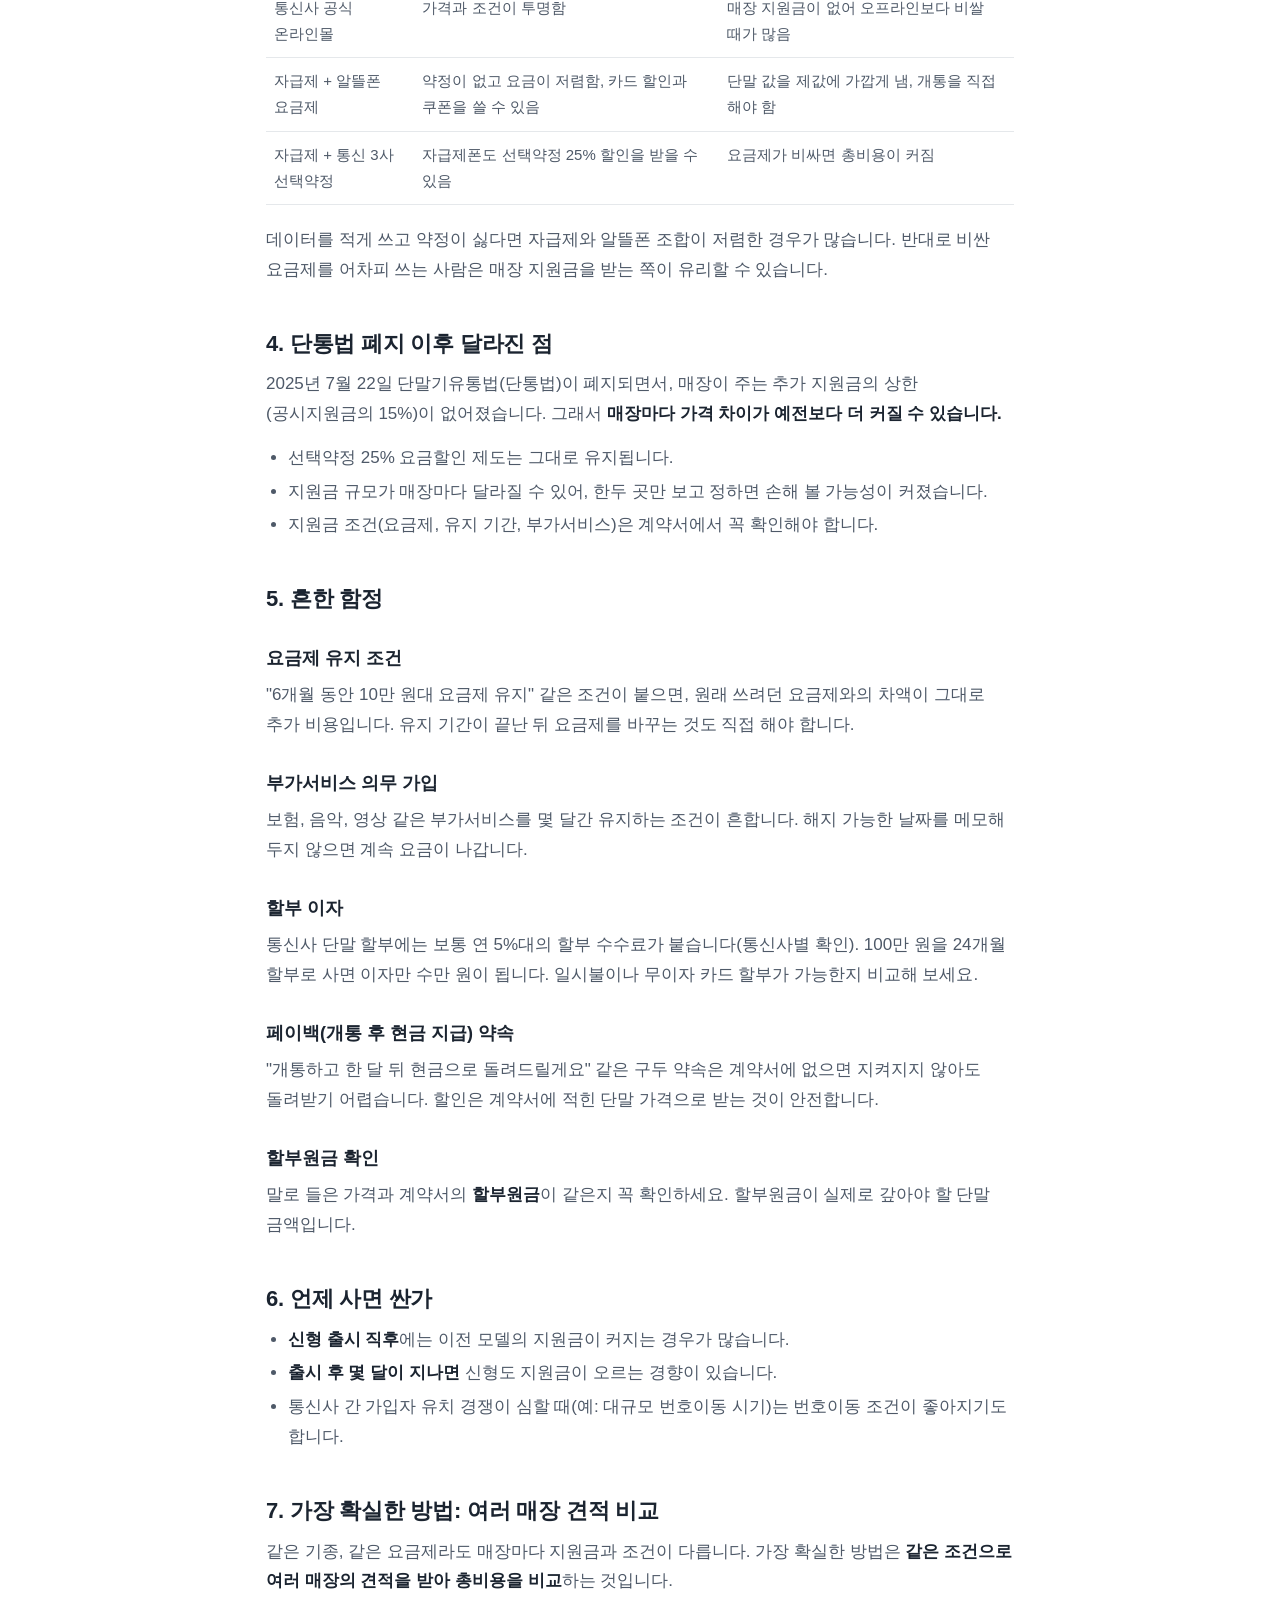
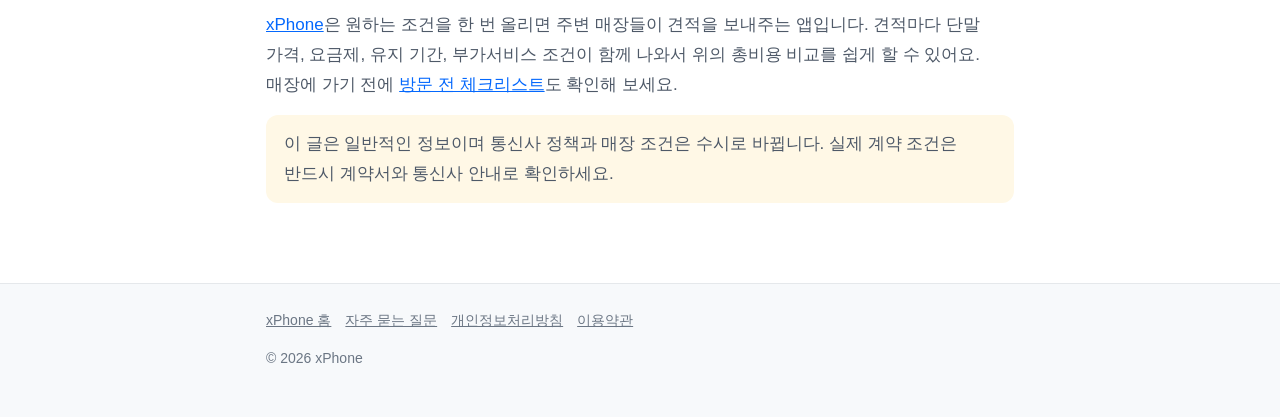
<file: guide.html>
<!doctype html>
<html lang="ko">
<head>
<meta charset="utf-8">
<meta name="viewport" content="width=device-width, initial-scale=1">
<title>휴대폰 싸게 사는 법 2026 - 총비용 계산과 흔한 함정 | xPhone</title>
<meta name="description" content="휴대폰을 싸게 사려면 단말 가격이 아니라 24개월 총비용을 비교해야 합니다. 공시지원금과 선택약정, 자급제와 알뜰폰, 요금제 유지 조건, 부가서비스, 할부 이자, 페이백 주의점까지 2026년 기준으로 정리했습니다.">
<link rel="canonical" href="https://kimyounghoney.github.io/xphone/guide.html">
<meta property="og:type" content="article">
<meta property="og:title" content="휴대폰 싸게 사는 법 2026 - 총비용 계산과 흔한 함정">
<meta property="og:description" content="단말 가격이 아니라 24개월 총비용으로 비교하세요. 구매 방법별 장단점과 계약 전 확인할 것까지.">
<meta property="og:url" content="https://kimyounghoney.github.io/xphone/guide.html">
<meta property="og:image" content="https://kimyounghoney.github.io/xphone/og.png">
<link rel="stylesheet" href="site.css">
<script type="application/ld+json">
{
  "@context": "https://schema.org",
  "@type": "Article",
  "headline": "휴대폰 싸게 사는 법 2026 - 총비용 계산과 흔한 함정",
  "description": "단말 가격이 아니라 24개월 총비용으로 비교하는 휴대폰 구매 안내",
  "inLanguage": "ko-KR",
  "datePublished": "2026-11-08",
  "dateModified": "2026-11-08",
  "mainEntityOfPage": "https://kimyounghoney.github.io/xphone/guide.html",
  "author": { "@type": "Organization", "name": "xPhone", "url": "https://kimyounghoney.github.io/xphone/" },
  "publisher": { "@type": "Organization", "name": "xPhone", "logo": { "@type": "ImageObject", "url": "https://kimyounghoney.github.io/xphone/icon.png" } }
}
</script>
</head>
<body>
<header class="top">
  <div class="wrap">
    <a class="logo" href="./">xPhone</a>
    <nav class="menu" aria-label="주요 메뉴">
      <a href="guide.html">싸게 사는 법</a>
      <a href="subsidy-vs-discount.html">지원금 vs 선택약정</a>
      <a href="checklist.html">방문 전 체크리스트</a>
      <a href="faq.html">자주 묻는 질문</a>
    </nav>
  </div>
</header>

<main class="wrap">
  <article>
  <h1>휴대폰 싸게 사는 법 (2026년 기준)</h1>
  <p class="meta">xPhone · 최종 업데이트 2026년 11월 8일</p>

  <div class="summary">
    <h2>핵심 요약</h2>
    <ol>
      <li><strong>단말 가격이 아니라 24개월 총비용</strong>(단말 할부금 + 요금 + 부가서비스 + 할부 이자)으로 비교하세요.</li>
      <li><strong>공시지원금과 선택약정(요금 25% 할인) 중 하나</strong>를 고릅니다. 24개월 기준으로 지원금이 월 요금의 약 6배보다 크면 지원금이 유리합니다.</li>
      <li>비싼 요금제 <strong>유지 기간</strong>과 <strong>부가서비스 가입 조건</strong>이 붙으면 그 비용까지 더해서 비교합니다.</li>
      <li>통신사 할부에는 <strong>할부 이자</strong>가 붙습니다. 일시불이나 무이자 카드 할부가 가능하면 비교해 보세요.</li>
      <li>개통 후 현금을 돌려준다는 <strong>구두 약속(페이백)</strong>은 지켜지지 않아도 돌려받기 어렵습니다. 모든 조건은 계약서에 적혀 있어야 합니다.</li>
      <li>같은 조건이라도 매장마다 가격이 다르므로 <strong>여러 매장의 견적을 비교</strong>하는 것이 가장 확실합니다.</li>
    </ol>
  </div>

  <h2>1. 단말 가격이 아니라 총비용으로 비교하기</h2>
  <p>"기계값 0원", "공짜폰" 같은 표현은 대부분 비싼 요금제나 부가서비스를 일정 기간 쓰는 조건이 붙습니다. 진짜 비용은 약정 기간 동안 내는 돈을 모두 더해야 보입니다.</p>
  <div class="formula">24개월 총비용 = 단말 할부원금 + 할부 이자 + (월 요금 × 24) + 부가서비스 요금 − 요금 할인</div>
  <p>매장 두 곳의 견적을 비교할 때는 같은 기간(보통 24개월)으로 맞춘 총비용을 계산해 보세요. 단말 가격이 10만 원 싸도 요금제가 월 1만 원 비싸면 24개월 동안 14만 원을 더 내게 됩니다.</p>

  <h2>2. 공시지원금과 선택약정, 하나를 고른다</h2>
  <p>통신사를 통해 휴대폰을 살 때는 보통 둘 중 하나를 고릅니다.</p>
  <div class="table-wrap">
  <table>
    <thead><tr><th>구분</th><th>공시지원금</th><th>선택약정 (요금할인)</th></tr></thead>
    <tbody>
      <tr><td>혜택</td><td>단말 가격을 한 번에 깎아줌</td><td>매달 요금의 25% 할인</td></tr>
      <tr><td>약정</td><td>보통 24개월</td><td>12개월 또는 24개월</td></tr>
      <tr><td>유리한 경우</td><td>지원금이 큰 기종, 출시 후 시간이 지난 기종</td><td>지원금이 적은 신형 기종, 요금제가 비싼 경우</td></tr>
      <tr><td>중도 해지 시</td><td>남은 기간만큼 지원금 일부 반환</td><td>받은 할인 일부 반환</td></tr>
    </tbody>
  </table>
  </div>
  <p>빠르게 판단하려면: 24개월 약정이면 선택약정으로 받는 할인은 <strong>월 요금 × 25% × 24 = 월 요금 × 6</strong>입니다. 지원금이 이보다 크면 지원금, 작으면 선택약정이 유리합니다. 자세한 계산은 <a href="subsidy-vs-discount.html">공시지원금 vs 선택약정 계산법</a>에 정리했습니다.</p>

  <h2>3. 구매 방법별 장단점</h2>
  <div class="table-wrap">
  <table>
    <thead><tr><th>방법</th><th>장점</th><th>주의할 점</th></tr></thead>
    <tbody>
      <tr><td>오프라인 매장 (판매점·대리점)</td><td>매장 지원금으로 크게 할인받을 수 있음, 개통과 데이터 이전을 바로 도와줌</td><td>매장마다 가격과 조건이 크게 다름, 요금제·부가서비스 조건 확인 필요</td></tr>
      <tr><td>통신사 공식 온라인몰</td><td>가격과 조건이 투명함</td><td>매장 지원금이 없어 오프라인보다 비쌀 때가 많음</td></tr>
      <tr><td>자급제 + 알뜰폰 요금제</td><td>약정이 없고 요금이 저렴함, 카드 할인과 쿠폰을 쓸 수 있음</td><td>단말 값을 제값에 가깝게 냄, 개통을 직접 해야 함</td></tr>
      <tr><td>자급제 + 통신 3사 선택약정</td><td>자급제폰도 선택약정 25% 할인을 받을 수 있음</td><td>요금제가 비싸면 총비용이 커짐</td></tr>
    </tbody>
  </table>
  </div>
  <p>데이터를 적게 쓰고 약정이 싫다면 자급제와 알뜰폰 조합이 저렴한 경우가 많습니다. 반대로 비싼 요금제를 어차피 쓰는 사람은 매장 지원금을 받는 쪽이 유리할 수 있습니다.</p>

  <h2>4. 단통법 폐지 이후 달라진 점</h2>
  <p>2025년 7월 22일 단말기유통법(단통법)이 폐지되면서, 매장이 주는 추가 지원금의 상한(공시지원금의 15%)이 없어졌습니다. 그래서 <strong>매장마다 가격 차이가 예전보다 더 커질 수 있습니다.</strong></p>
  <ul>
    <li>선택약정 25% 요금할인 제도는 그대로 유지됩니다.</li>
    <li>지원금 규모가 매장마다 달라질 수 있어, 한두 곳만 보고 정하면 손해 볼 가능성이 커졌습니다.</li>
    <li>지원금 조건(요금제, 유지 기간, 부가서비스)은 계약서에서 꼭 확인해야 합니다.</li>
  </ul>

  <h2>5. 흔한 함정</h2>
  <h3>요금제 유지 조건</h3>
  <p>"6개월 동안 10만 원대 요금제 유지" 같은 조건이 붙으면, 원래 쓰려던 요금제와의 차액이 그대로 추가 비용입니다. 유지 기간이 끝난 뒤 요금제를 바꾸는 것도 직접 해야 합니다.</p>
  <h3>부가서비스 의무 가입</h3>
  <p>보험, 음악, 영상 같은 부가서비스를 몇 달간 유지하는 조건이 흔합니다. 해지 가능한 날짜를 메모해 두지 않으면 계속 요금이 나갑니다.</p>
  <h3>할부 이자</h3>
  <p>통신사 단말 할부에는 보통 연 5%대의 할부 수수료가 붙습니다(통신사별 확인). 100만 원을 24개월 할부로 사면 이자만 수만 원이 됩니다. 일시불이나 무이자 카드 할부가 가능한지 비교해 보세요.</p>
  <h3>페이백(개통 후 현금 지급) 약속</h3>
  <p>"개통하고 한 달 뒤 현금으로 돌려드릴게요" 같은 구두 약속은 계약서에 없으면 지켜지지 않아도 돌려받기 어렵습니다. 할인은 계약서에 적힌 단말 가격으로 받는 것이 안전합니다.</p>
  <h3>할부원금 확인</h3>
  <p>말로 들은 가격과 계약서의 <strong>할부원금</strong>이 같은지 꼭 확인하세요. 할부원금이 실제로 갚아야 할 단말 금액입니다.</p>

  <h2>6. 언제 사면 싼가</h2>
  <ul>
    <li><strong>신형 출시 직후</strong>에는 이전 모델의 지원금이 커지는 경우가 많습니다.</li>
    <li><strong>출시 후 몇 달이 지나면</strong> 신형도 지원금이 오르는 경향이 있습니다.</li>
    <li>통신사 간 가입자 유치 경쟁이 심할 때(예: 대규모 번호이동 시기)는 번호이동 조건이 좋아지기도 합니다.</li>
  </ul>

  <h2>7. 가장 확실한 방법: 여러 매장 견적 비교</h2>
  <p>같은 기종, 같은 요금제라도 매장마다 지원금과 조건이 다릅니다. 가장 확실한 방법은 <strong>같은 조건으로 여러 매장의 견적을 받아 총비용을 비교</strong>하는 것입니다.</p>
  <p><a href="./">xPhone</a>은 원하는 조건을 한 번 올리면 주변 매장들이 견적을 보내주는 앱입니다. 견적마다 단말 가격, 요금제, 유지 기간, 부가서비스 조건이 함께 나와서 위의 총비용 비교를 쉽게 할 수 있어요. 매장에 가기 전에 <a href="checklist.html">방문 전 체크리스트</a>도 확인해 보세요.</p>

  <div class="note">
    <p>이 글은 일반적인 정보이며 통신사 정책과 매장 조건은 수시로 바뀝니다. 실제 계약 조건은 반드시 계약서와 통신사 안내로 확인하세요.</p>
  </div>
  </article>
</main>

<footer class="bottom">
  <div class="wrap">
    <p><a href="./">xPhone 홈</a><a href="faq.html">자주 묻는 질문</a><a href="privacy.html">개인정보처리방침</a><a href="terms.html">이용약관</a></p>
    <p>© 2026 xPhone</p>
  </div>
</footer>
</body>
</html>
</file>
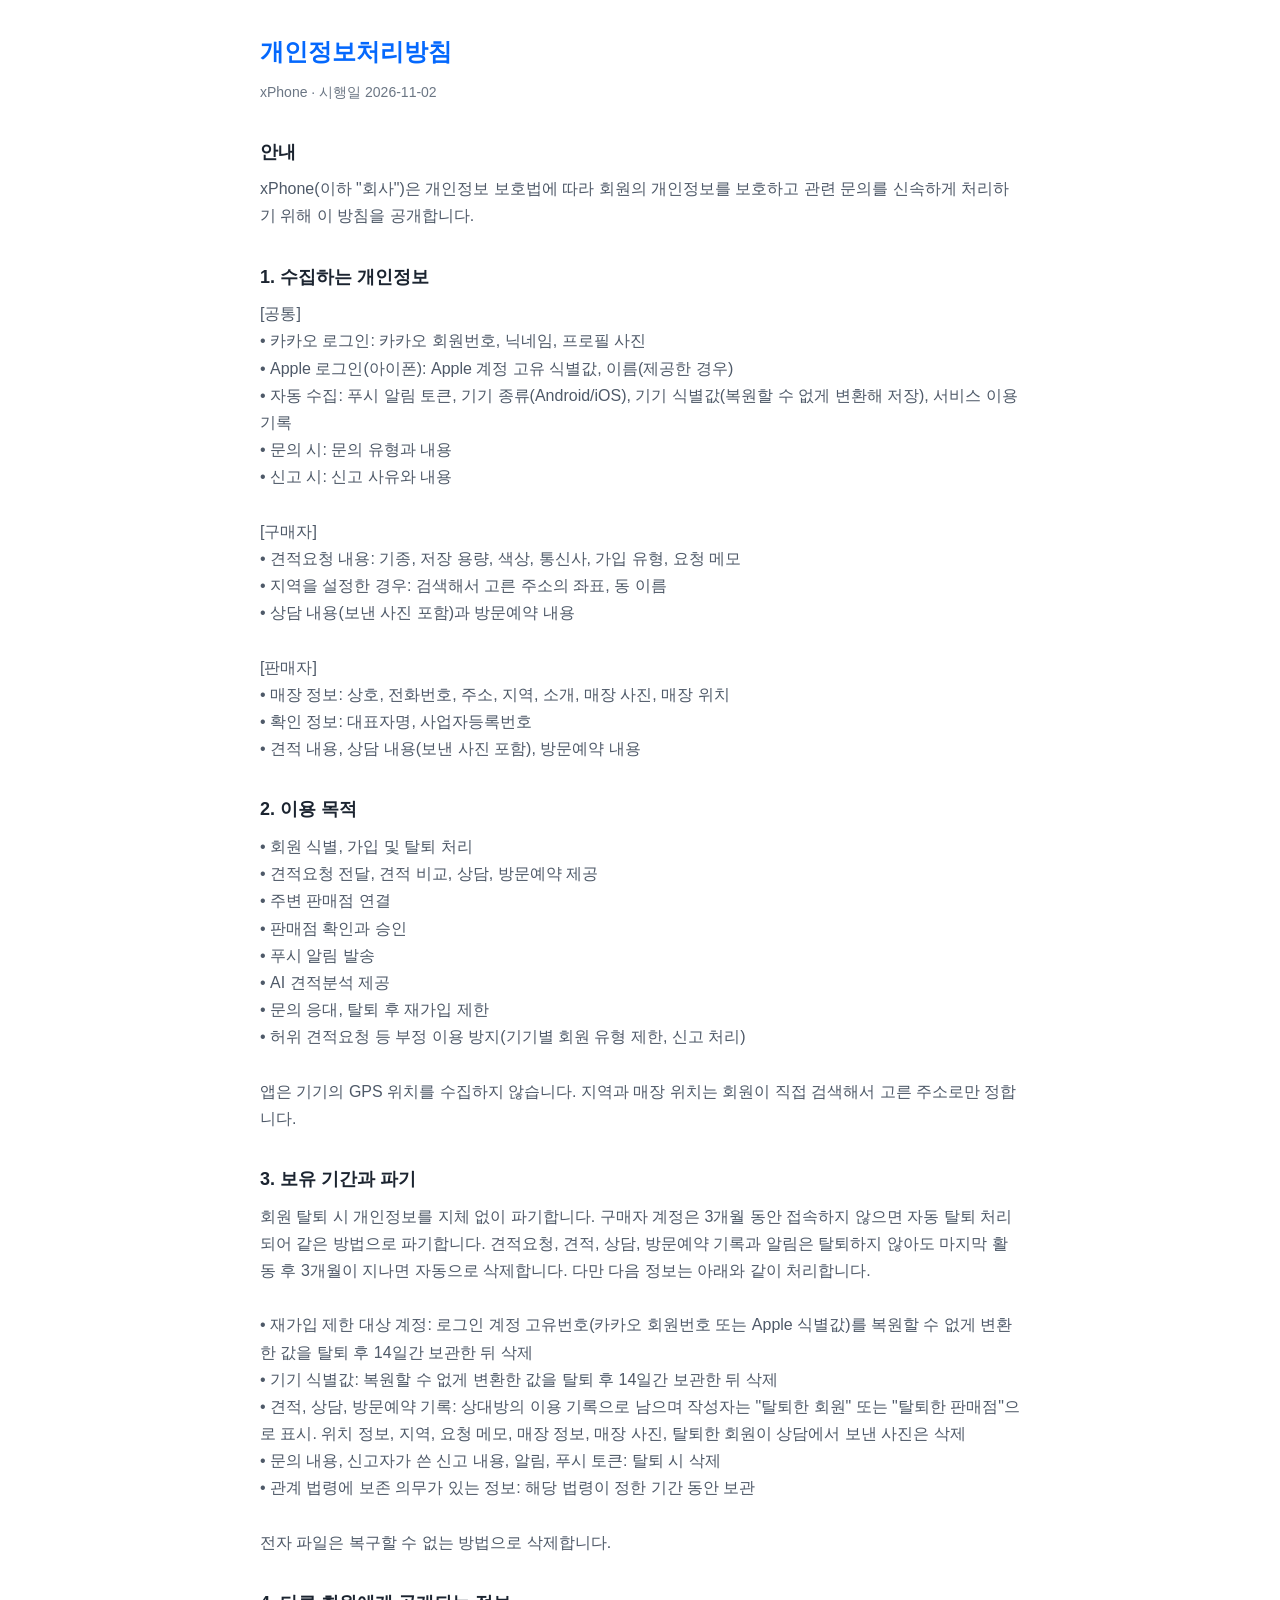
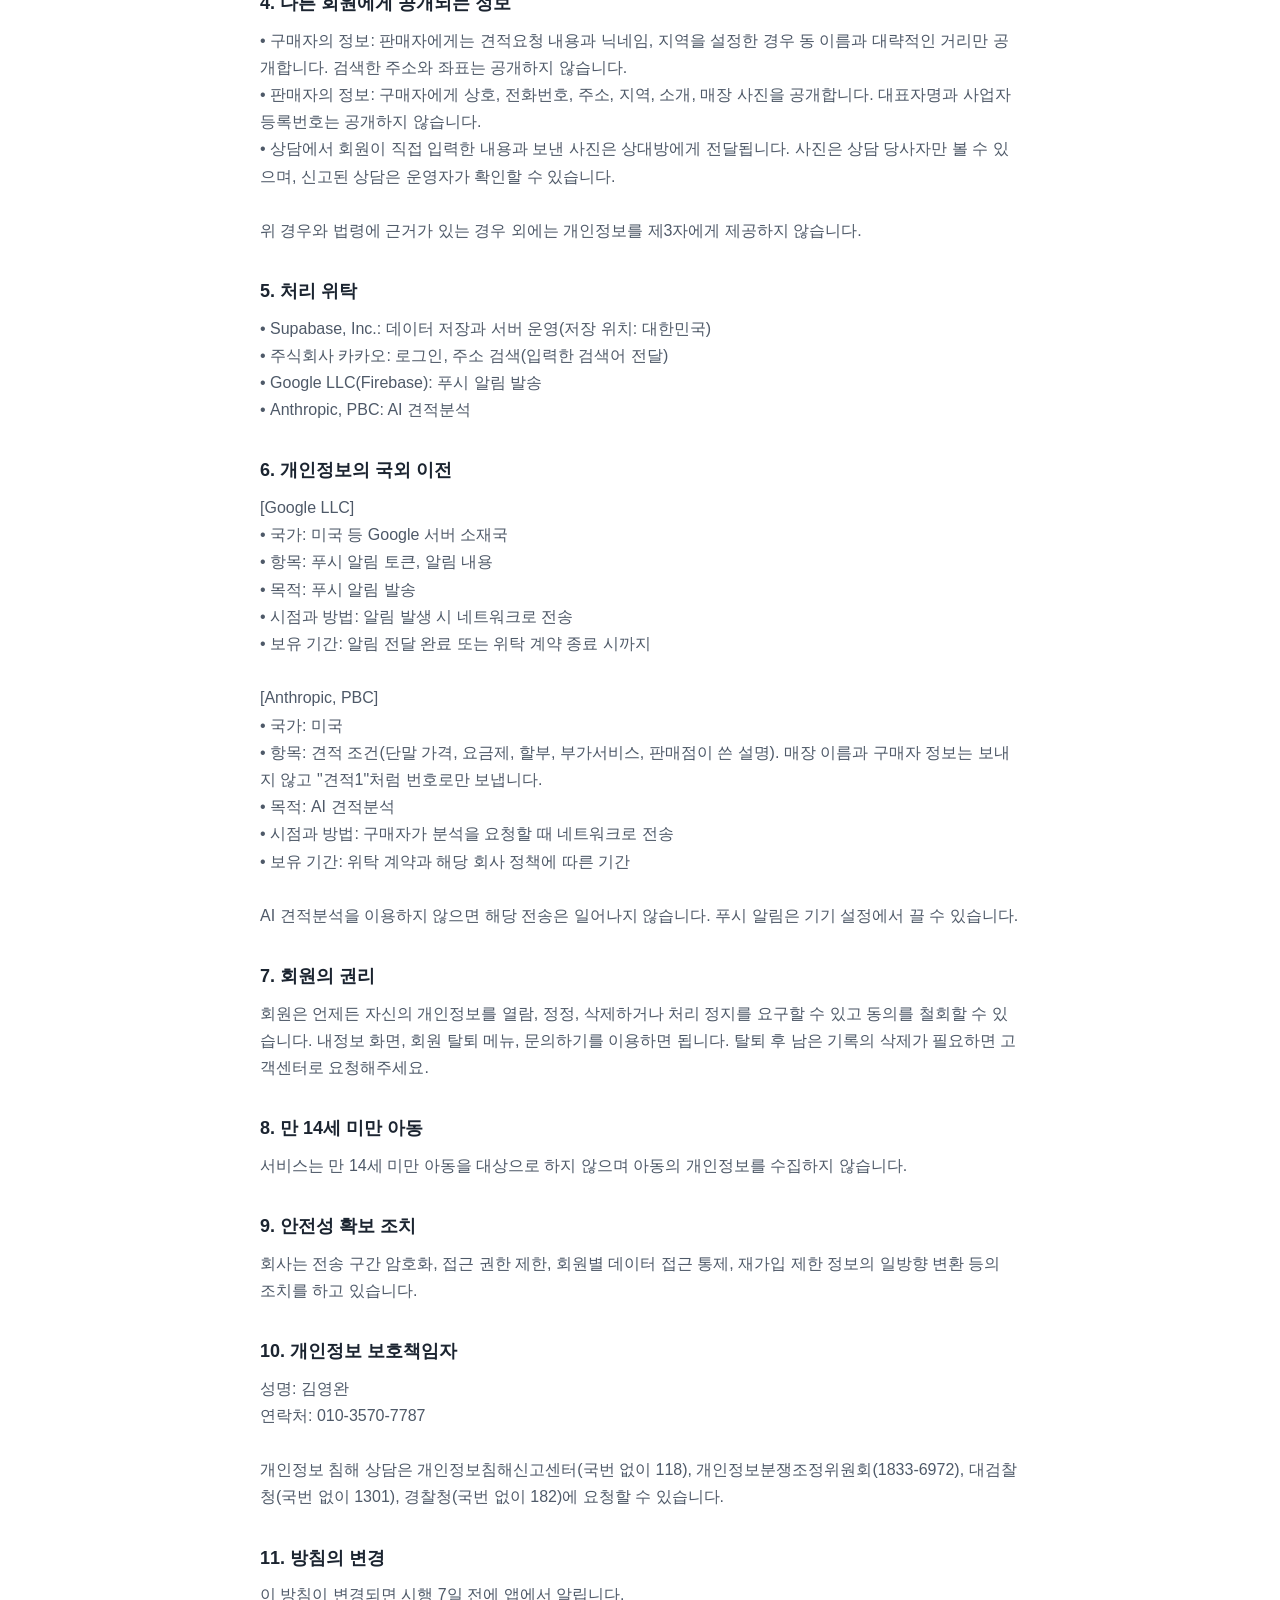
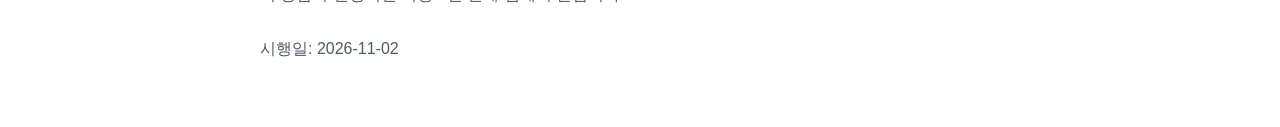
<file: privacy.html>
<!doctype html>
<html lang="ko">
<head>
<meta charset="utf-8">
<meta name="viewport" content="width=device-width, initial-scale=1">
<title>개인정보처리방침 - xPhone</title>
<style>
  :root { color-scheme: light; }
  body { margin: 0; background: #fff; color: #1b2430; font: 16px/1.7 -apple-system, "Noto Sans KR", "Malgun Gothic", sans-serif; }
  main { max-width: 760px; margin: 0 auto; padding: 32px 20px 64px; }
  h1 { font-size: 24px; margin: 0 0 8px; color: #0468fd; }
  .meta { color: #6b7684; font-size: 14px; margin: 0 0 32px; }
  h2 { font-size: 18px; margin: 32px 0 8px; }
  p { margin: 0; white-space: pre-line; color: #4e5968; }
</style>
</head>
<body>
<main>
<h1>개인정보처리방침</h1>
<p class="meta">xPhone · 시행일 2026-11-02</p>
<section><h2>안내</h2><p>xPhone(이하 &quot;회사&quot;)은 개인정보 보호법에 따라 회원의 개인정보를 보호하고 관련 문의를 신속하게 처리하기 위해 이 방침을 공개합니다.</p></section>
<section><h2>1. 수집하는 개인정보</h2><p>[공통]
• 카카오 로그인: 카카오 회원번호, 닉네임, 프로필 사진
• Apple 로그인(아이폰): Apple 계정 고유 식별값, 이름(제공한 경우)
• 자동 수집: 푸시 알림 토큰, 기기 종류(Android/iOS), 기기 식별값(복원할 수 없게 변환해 저장), 서비스 이용 기록
• 문의 시: 문의 유형과 내용
• 신고 시: 신고 사유와 내용

[구매자]
• 견적요청 내용: 기종, 저장 용량, 색상, 통신사, 가입 유형, 요청 메모
• 지역을 설정한 경우: 검색해서 고른 주소의 좌표, 동 이름
• 상담 내용(보낸 사진 포함)과 방문예약 내용

[판매자]
• 매장 정보: 상호, 전화번호, 주소, 지역, 소개, 매장 사진, 매장 위치
• 확인 정보: 대표자명, 사업자등록번호
• 견적 내용, 상담 내용(보낸 사진 포함), 방문예약 내용</p></section>
<section><h2>2. 이용 목적</h2><p>• 회원 식별, 가입 및 탈퇴 처리
• 견적요청 전달, 견적 비교, 상담, 방문예약 제공
• 주변 판매점 연결
• 판매점 확인과 승인
• 푸시 알림 발송
• AI 견적분석 제공
• 문의 응대, 탈퇴 후 재가입 제한
• 허위 견적요청 등 부정 이용 방지(기기별 회원 유형 제한, 신고 처리)

앱은 기기의 GPS 위치를 수집하지 않습니다. 지역과 매장 위치는 회원이 직접 검색해서 고른 주소로만 정합니다.</p></section>
<section><h2>3. 보유 기간과 파기</h2><p>회원 탈퇴 시 개인정보를 지체 없이 파기합니다. 구매자 계정은 3개월 동안 접속하지 않으면 자동 탈퇴 처리되어 같은 방법으로 파기합니다. 견적요청, 견적, 상담, 방문예약 기록과 알림은 탈퇴하지 않아도 마지막 활동 후 3개월이 지나면 자동으로 삭제합니다. 다만 다음 정보는 아래와 같이 처리합니다.

• 재가입 제한 대상 계정: 로그인 계정 고유번호(카카오 회원번호 또는 Apple 식별값)를 복원할 수 없게 변환한 값을 탈퇴 후 14일간 보관한 뒤 삭제
• 기기 식별값: 복원할 수 없게 변환한 값을 탈퇴 후 14일간 보관한 뒤 삭제
• 견적, 상담, 방문예약 기록: 상대방의 이용 기록으로 남으며 작성자는 &quot;탈퇴한 회원&quot; 또는 &quot;탈퇴한 판매점&quot;으로 표시. 위치 정보, 지역, 요청 메모, 매장 정보, 매장 사진, 탈퇴한 회원이 상담에서 보낸 사진은 삭제
• 문의 내용, 신고자가 쓴 신고 내용, 알림, 푸시 토큰: 탈퇴 시 삭제
• 관계 법령에 보존 의무가 있는 정보: 해당 법령이 정한 기간 동안 보관

전자 파일은 복구할 수 없는 방법으로 삭제합니다.</p></section>
<section><h2>4. 다른 회원에게 공개되는 정보</h2><p>• 구매자의 정보: 판매자에게는 견적요청 내용과 닉네임, 지역을 설정한 경우 동 이름과 대략적인 거리만 공개합니다. 검색한 주소와 좌표는 공개하지 않습니다.
• 판매자의 정보: 구매자에게 상호, 전화번호, 주소, 지역, 소개, 매장 사진을 공개합니다. 대표자명과 사업자등록번호는 공개하지 않습니다.
• 상담에서 회원이 직접 입력한 내용과 보낸 사진은 상대방에게 전달됩니다. 사진은 상담 당사자만 볼 수 있으며, 신고된 상담은 운영자가 확인할 수 있습니다.

위 경우와 법령에 근거가 있는 경우 외에는 개인정보를 제3자에게 제공하지 않습니다.</p></section>
<section><h2>5. 처리 위탁</h2><p>• Supabase, Inc.: 데이터 저장과 서버 운영(저장 위치: 대한민국)
• 주식회사 카카오: 로그인, 주소 검색(입력한 검색어 전달)
• Google LLC(Firebase): 푸시 알림 발송
• Anthropic, PBC: AI 견적분석</p></section>
<section><h2>6. 개인정보의 국외 이전</h2><p>[Google LLC]
• 국가: 미국 등 Google 서버 소재국
• 항목: 푸시 알림 토큰, 알림 내용
• 목적: 푸시 알림 발송
• 시점과 방법: 알림 발생 시 네트워크로 전송
• 보유 기간: 알림 전달 완료 또는 위탁 계약 종료 시까지

[Anthropic, PBC]
• 국가: 미국
• 항목: 견적 조건(단말 가격, 요금제, 할부, 부가서비스, 판매점이 쓴 설명). 매장 이름과 구매자 정보는 보내지 않고 &quot;견적1&quot;처럼 번호로만 보냅니다.
• 목적: AI 견적분석
• 시점과 방법: 구매자가 분석을 요청할 때 네트워크로 전송
• 보유 기간: 위탁 계약과 해당 회사 정책에 따른 기간

AI 견적분석을 이용하지 않으면 해당 전송은 일어나지 않습니다. 푸시 알림은 기기 설정에서 끌 수 있습니다.</p></section>
<section><h2>7. 회원의 권리</h2><p>회원은 언제든 자신의 개인정보를 열람, 정정, 삭제하거나 처리 정지를 요구할 수 있고 동의를 철회할 수 있습니다. 내정보 화면, 회원 탈퇴 메뉴, 문의하기를 이용하면 됩니다. 탈퇴 후 남은 기록의 삭제가 필요하면 고객센터로 요청해주세요.</p></section>
<section><h2>8. 만 14세 미만 아동</h2><p>서비스는 만 14세 미만 아동을 대상으로 하지 않으며 아동의 개인정보를 수집하지 않습니다.</p></section>
<section><h2>9. 안전성 확보 조치</h2><p>회사는 전송 구간 암호화, 접근 권한 제한, 회원별 데이터 접근 통제, 재가입 제한 정보의 일방향 변환 등의 조치를 하고 있습니다.</p></section>
<section><h2>10. 개인정보 보호책임자</h2><p>성명: 김영완
연락처: 010-3570-7787

개인정보 침해 상담은 개인정보침해신고센터(국번 없이 118), 개인정보분쟁조정위원회(1833-6972), 대검찰청(국번 없이 1301), 경찰청(국번 없이 182)에 요청할 수 있습니다.</p></section>
<section><h2>11. 방침의 변경</h2><p>이 방침이 변경되면 시행 7일 전에 앱에서 알립니다.

시행일: 2026-11-02</p></section>
</main>
</body>
</html>
</file>
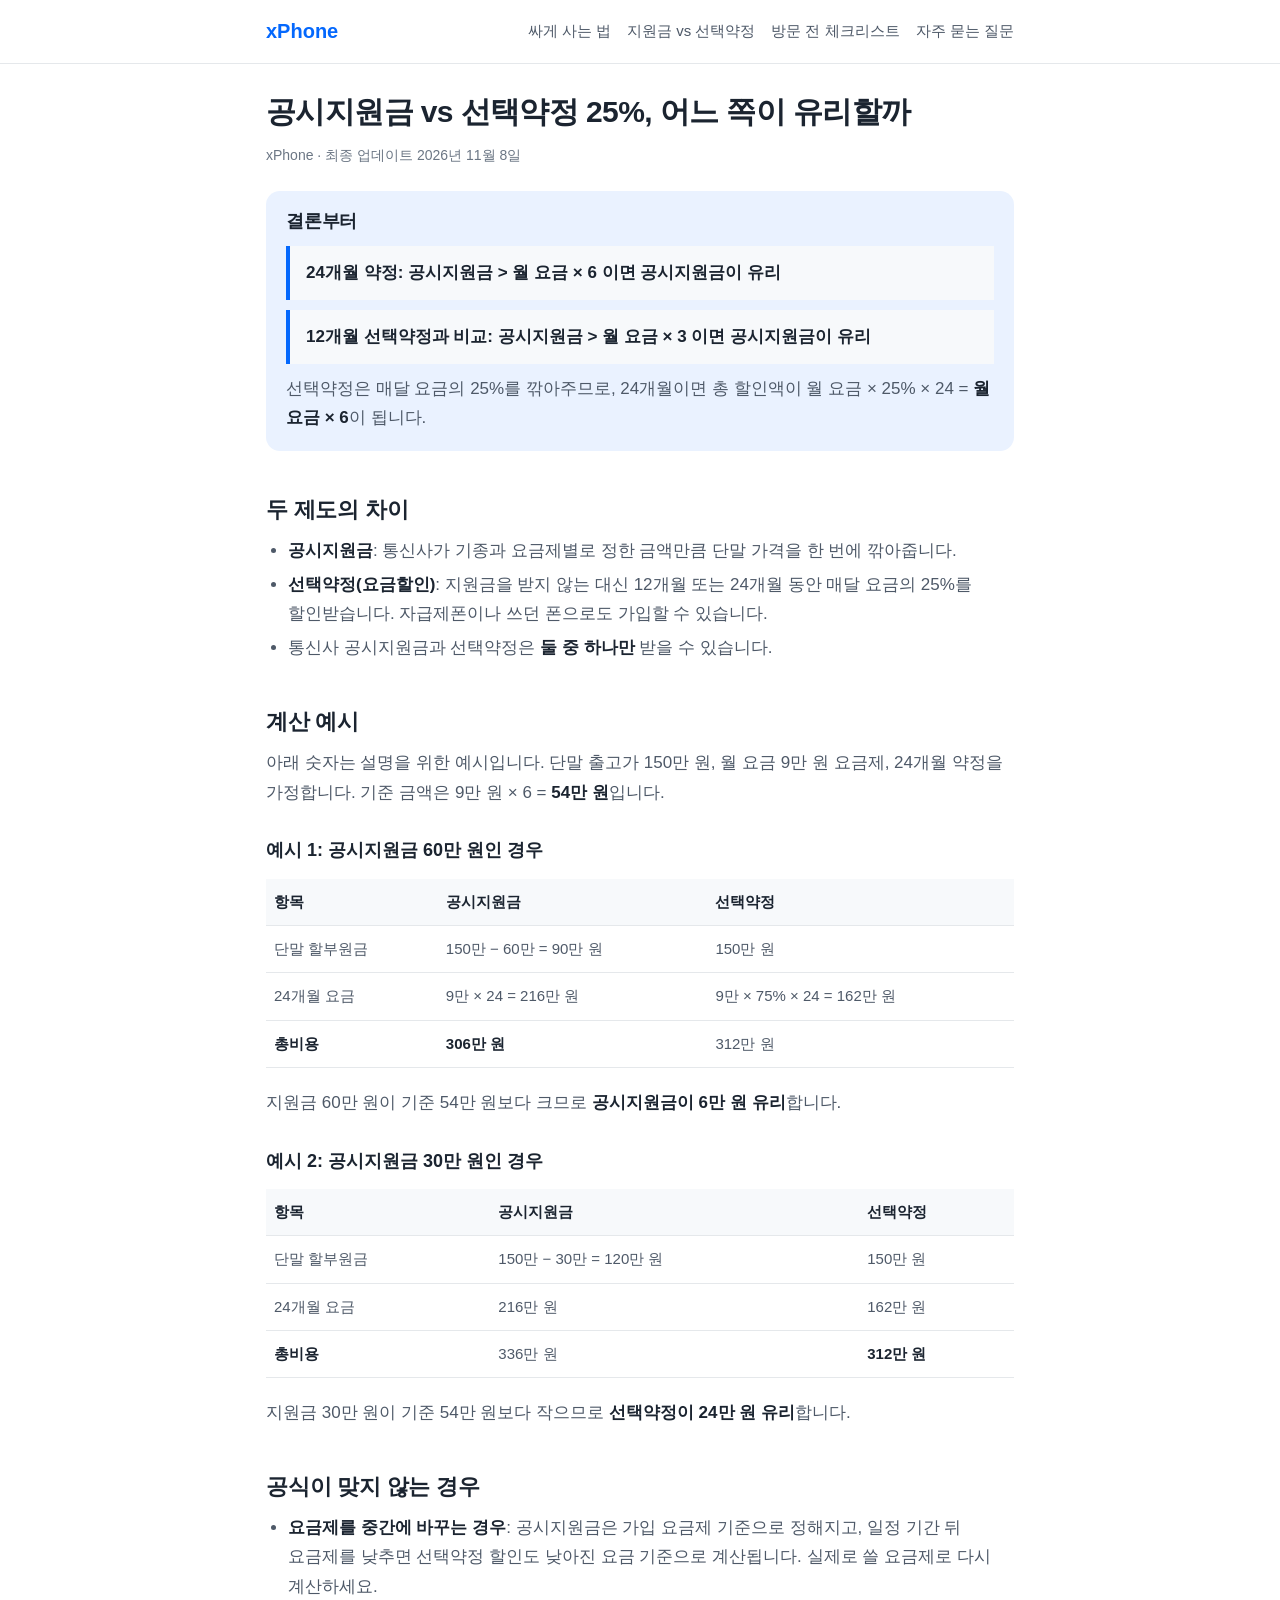
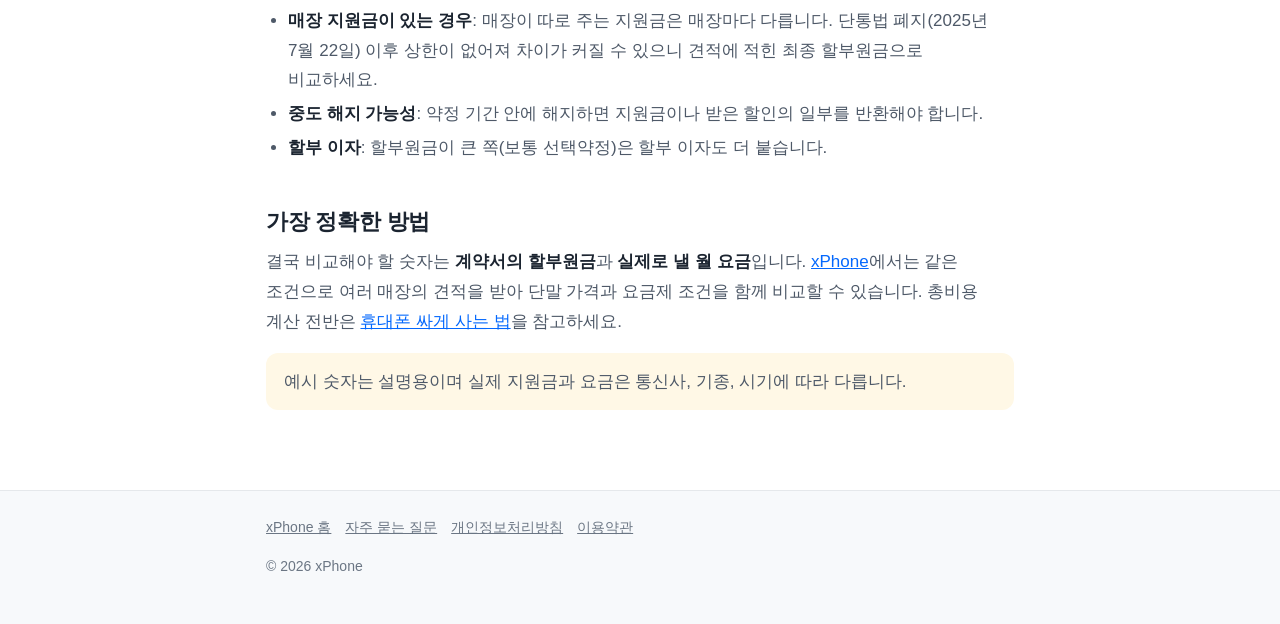
<file: subsidy-vs-discount.html>
<!doctype html>
<html lang="ko">
<head>
<meta charset="utf-8">
<meta name="viewport" content="width=device-width, initial-scale=1">
<title>공시지원금 vs 선택약정 25% 어느 쪽이 유리할까 - 계산 공식과 예시 | xPhone</title>
<meta name="description" content="공시지원금과 선택약정(요금 25% 할인) 중 무엇이 유리한지 바로 판단하는 공식: 24개월 약정이면 지원금이 월 요금의 6배보다 클 때 공시지원금이 유리합니다. 계산 예시와 예외 상황을 정리했습니다.">
<link rel="canonical" href="https://kimyounghoney.github.io/xphone/subsidy-vs-discount.html">
<meta property="og:type" content="article">
<meta property="og:title" content="공시지원금 vs 선택약정 25% - 계산 공식과 예시">
<meta property="og:description" content="24개월 약정이면 지원금이 월 요금 × 6보다 클 때 공시지원금이 유리합니다.">
<meta property="og:url" content="https://kimyounghoney.github.io/xphone/subsidy-vs-discount.html">
<meta property="og:image" content="https://kimyounghoney.github.io/xphone/og.png">
<link rel="stylesheet" href="site.css">
<script type="application/ld+json">
{
  "@context": "https://schema.org",
  "@graph": [
    {
      "@type": "Article",
      "headline": "공시지원금 vs 선택약정 25% 어느 쪽이 유리할까 - 계산 공식과 예시",
      "inLanguage": "ko-KR",
      "datePublished": "2026-11-08",
      "dateModified": "2026-11-08",
      "mainEntityOfPage": "https://kimyounghoney.github.io/xphone/subsidy-vs-discount.html",
      "author": { "@type": "Organization", "name": "xPhone", "url": "https://kimyounghoney.github.io/xphone/" }
    },
    {
      "@type": "FAQPage",
      "mainEntity": [
        {
          "@type": "Question",
          "name": "공시지원금과 선택약정 중 어느 것이 유리한가요?",
          "acceptedAnswer": { "@type": "Answer", "text": "24개월 약정 기준으로 선택약정 할인 총액은 월 요금 × 25% × 24 = 월 요금 × 6입니다. 공시지원금이 이 금액보다 크면 공시지원금이, 작으면 선택약정이 유리합니다. 12개월 선택약정이면 월 요금 × 3과 비교합니다." }
        },
        {
          "@type": "Question",
          "name": "공시지원금과 선택약정을 함께 받을 수 있나요?",
          "acceptedAnswer": { "@type": "Answer", "text": "통신사 공시지원금과 선택약정 25% 할인은 둘 중 하나만 받을 수 있습니다. 다만 매장이 따로 주는 지원금은 매장마다 조건이 다르므로 견적에서 확인해야 합니다." }
        }
      ]
    }
  ]
}
</script>
</head>
<body>
<header class="top">
  <div class="wrap">
    <a class="logo" href="./">xPhone</a>
    <nav class="menu" aria-label="주요 메뉴">
      <a href="guide.html">싸게 사는 법</a>
      <a href="subsidy-vs-discount.html">지원금 vs 선택약정</a>
      <a href="checklist.html">방문 전 체크리스트</a>
      <a href="faq.html">자주 묻는 질문</a>
    </nav>
  </div>
</header>

<main class="wrap">
  <article>
  <h1>공시지원금 vs 선택약정 25%, 어느 쪽이 유리할까</h1>
  <p class="meta">xPhone · 최종 업데이트 2026년 11월 8일</p>

  <div class="summary">
    <h2>결론부터</h2>
    <div class="formula" style="margin-bottom:10px">24개월 약정: 공시지원금 &gt; 월 요금 × 6 이면 공시지원금이 유리</div>
    <div class="formula" style="margin:0 0 10px">12개월 선택약정과 비교: 공시지원금 &gt; 월 요금 × 3 이면 공시지원금이 유리</div>
    <p style="margin:0">선택약정은 매달 요금의 25%를 깎아주므로, 24개월이면 총 할인액이 월 요금 × 25% × 24 = <strong>월 요금 × 6</strong>이 됩니다.</p>
  </div>

  <h2>두 제도의 차이</h2>
  <ul>
    <li><strong>공시지원금</strong>: 통신사가 기종과 요금제별로 정한 금액만큼 단말 가격을 한 번에 깎아줍니다.</li>
    <li><strong>선택약정(요금할인)</strong>: 지원금을 받지 않는 대신 12개월 또는 24개월 동안 매달 요금의 25%를 할인받습니다. 자급제폰이나 쓰던 폰으로도 가입할 수 있습니다.</li>
    <li>통신사 공시지원금과 선택약정은 <strong>둘 중 하나만</strong> 받을 수 있습니다.</li>
  </ul>

  <h2>계산 예시</h2>
  <p>아래 숫자는 설명을 위한 예시입니다. 단말 출고가 150만 원, 월 요금 9만 원 요금제, 24개월 약정을 가정합니다. 기준 금액은 9만 원 × 6 = <strong>54만 원</strong>입니다.</p>

  <h3>예시 1: 공시지원금 60만 원인 경우</h3>
  <div class="table-wrap">
  <table>
    <thead><tr><th>항목</th><th>공시지원금</th><th>선택약정</th></tr></thead>
    <tbody>
      <tr><td>단말 할부원금</td><td>150만 − 60만 = 90만 원</td><td>150만 원</td></tr>
      <tr><td>24개월 요금</td><td>9만 × 24 = 216만 원</td><td>9만 × 75% × 24 = 162만 원</td></tr>
      <tr><td><strong>총비용</strong></td><td><strong>306만 원</strong></td><td>312만 원</td></tr>
    </tbody>
  </table>
  </div>
  <p>지원금 60만 원이 기준 54만 원보다 크므로 <strong>공시지원금이 6만 원 유리</strong>합니다.</p>

  <h3>예시 2: 공시지원금 30만 원인 경우</h3>
  <div class="table-wrap">
  <table>
    <thead><tr><th>항목</th><th>공시지원금</th><th>선택약정</th></tr></thead>
    <tbody>
      <tr><td>단말 할부원금</td><td>150만 − 30만 = 120만 원</td><td>150만 원</td></tr>
      <tr><td>24개월 요금</td><td>216만 원</td><td>162만 원</td></tr>
      <tr><td><strong>총비용</strong></td><td>336만 원</td><td><strong>312만 원</strong></td></tr>
    </tbody>
  </table>
  </div>
  <p>지원금 30만 원이 기준 54만 원보다 작으므로 <strong>선택약정이 24만 원 유리</strong>합니다.</p>

  <h2>공식이 맞지 않는 경우</h2>
  <ul>
    <li><strong>요금제를 중간에 바꾸는 경우</strong>: 공시지원금은 가입 요금제 기준으로 정해지고, 일정 기간 뒤 요금제를 낮추면 선택약정 할인도 낮아진 요금 기준으로 계산됩니다. 실제로 쓸 요금제로 다시 계산하세요.</li>
    <li><strong>매장 지원금이 있는 경우</strong>: 매장이 따로 주는 지원금은 매장마다 다릅니다. 단통법 폐지(2025년 7월 22일) 이후 상한이 없어져 차이가 커질 수 있으니 견적에 적힌 최종 할부원금으로 비교하세요.</li>
    <li><strong>중도 해지 가능성</strong>: 약정 기간 안에 해지하면 지원금이나 받은 할인의 일부를 반환해야 합니다.</li>
    <li><strong>할부 이자</strong>: 할부원금이 큰 쪽(보통 선택약정)은 할부 이자도 더 붙습니다.</li>
  </ul>

  <h2>가장 정확한 방법</h2>
  <p>결국 비교해야 할 숫자는 <strong>계약서의 할부원금</strong>과 <strong>실제로 낼 월 요금</strong>입니다. <a href="./">xPhone</a>에서는 같은 조건으로 여러 매장의 견적을 받아 단말 가격과 요금제 조건을 함께 비교할 수 있습니다. 총비용 계산 전반은 <a href="guide.html">휴대폰 싸게 사는 법</a>을 참고하세요.</p>

  <div class="note">
    <p>예시 숫자는 설명용이며 실제 지원금과 요금은 통신사, 기종, 시기에 따라 다릅니다.</p>
  </div>
  </article>
</main>

<footer class="bottom">
  <div class="wrap">
    <p><a href="./">xPhone 홈</a><a href="faq.html">자주 묻는 질문</a><a href="privacy.html">개인정보처리방침</a><a href="terms.html">이용약관</a></p>
    <p>© 2026 xPhone</p>
  </div>
</footer>
</body>
</html>
</file>
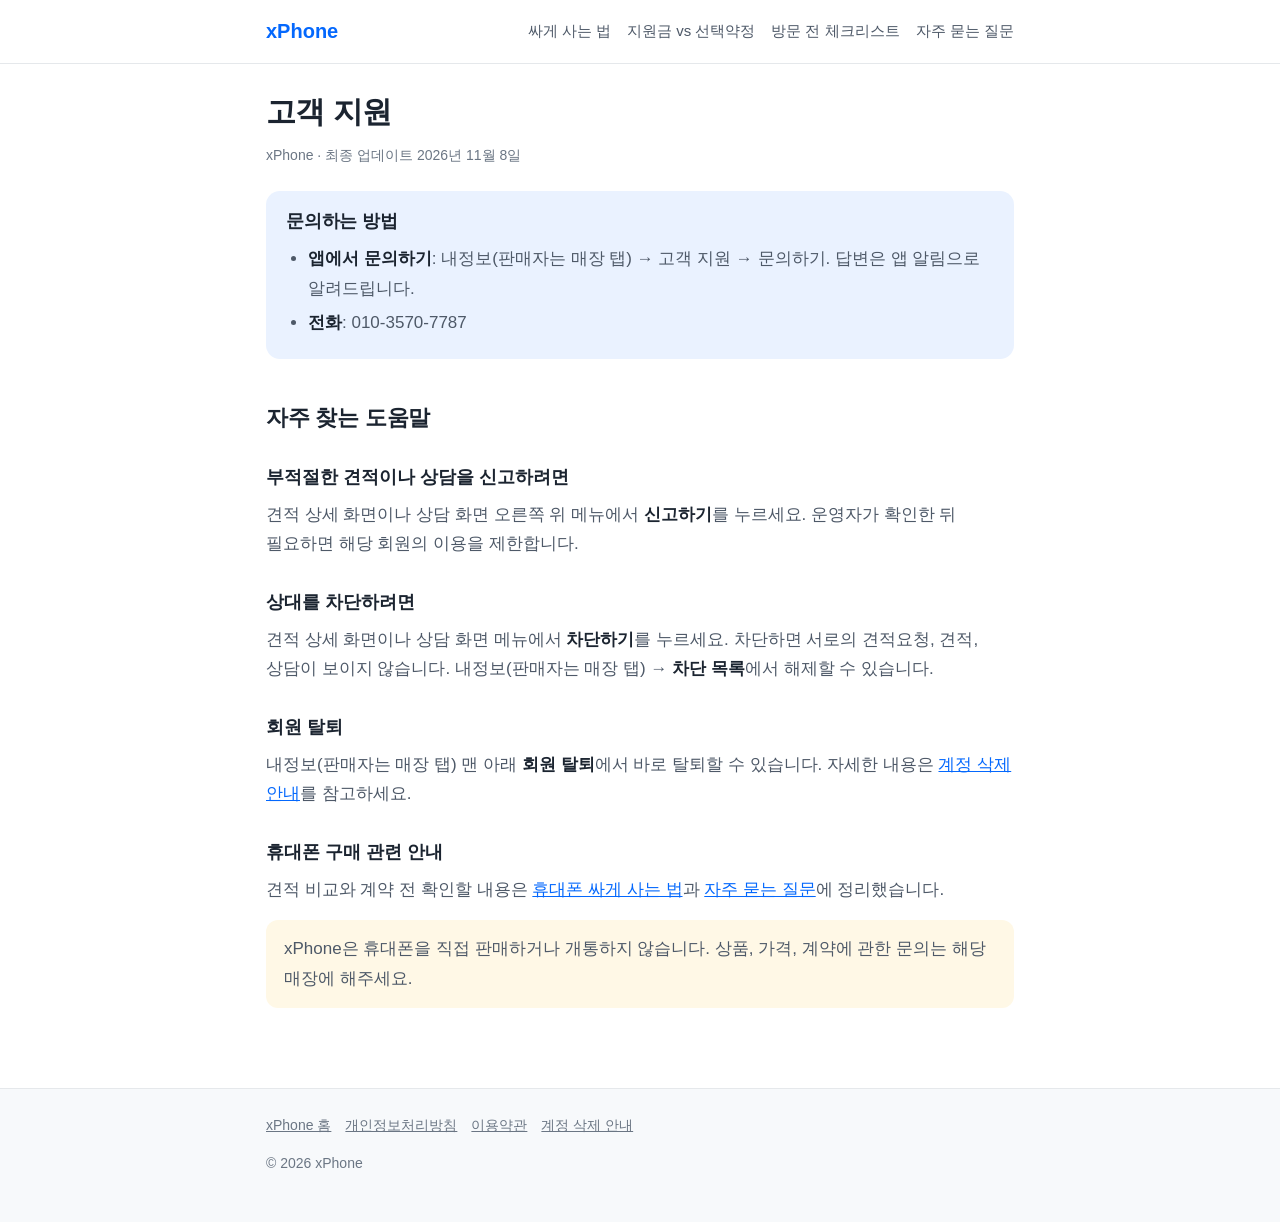
<file: support.html>
<!doctype html>
<html lang="ko">
<head>
<meta charset="utf-8">
<meta name="viewport" content="width=device-width, initial-scale=1">
<title>고객 지원 - xPhone</title>
<meta name="description" content="xPhone 고객 지원: 앱 사용 문의, 신고와 차단, 회원 탈퇴, 연락처 안내.">
<link rel="canonical" href="https://kimyounghoney.github.io/xphone/support.html">
<link rel="stylesheet" href="site.css">
</head>
<body>
<header class="top">
  <div class="wrap">
    <a class="logo" href="./">xPhone</a>
    <nav class="menu" aria-label="주요 메뉴">
      <a href="guide.html">싸게 사는 법</a>
      <a href="subsidy-vs-discount.html">지원금 vs 선택약정</a>
      <a href="checklist.html">방문 전 체크리스트</a>
      <a href="faq.html">자주 묻는 질문</a>
    </nav>
  </div>
</header>

<main class="wrap">
  <h1>고객 지원</h1>
  <p class="meta">xPhone · 최종 업데이트 2026년 11월 8일</p>

  <div class="summary">
    <h2>문의하는 방법</h2>
    <ul>
      <li><strong>앱에서 문의하기</strong>: 내정보(판매자는 매장 탭) → 고객 지원 → 문의하기. 답변은 앱 알림으로 알려드립니다.</li>
      <li><strong>전화</strong>: 010-3570-7787</li>
    </ul>
  </div>

  <h2>자주 찾는 도움말</h2>
  <h3>부적절한 견적이나 상담을 신고하려면</h3>
  <p>견적 상세 화면이나 상담 화면 오른쪽 위 메뉴에서 <strong>신고하기</strong>를 누르세요. 운영자가 확인한 뒤 필요하면 해당 회원의 이용을 제한합니다.</p>
  <h3>상대를 차단하려면</h3>
  <p>견적 상세 화면이나 상담 화면 메뉴에서 <strong>차단하기</strong>를 누르세요. 차단하면 서로의 견적요청, 견적, 상담이 보이지 않습니다. 내정보(판매자는 매장 탭) → <strong>차단 목록</strong>에서 해제할 수 있습니다.</p>
  <h3>회원 탈퇴</h3>
  <p>내정보(판매자는 매장 탭) 맨 아래 <strong>회원 탈퇴</strong>에서 바로 탈퇴할 수 있습니다. 자세한 내용은 <a href="account-deletion.html">계정 삭제 안내</a>를 참고하세요.</p>
  <h3>휴대폰 구매 관련 안내</h3>
  <p>견적 비교와 계약 전 확인할 내용은 <a href="guide.html">휴대폰 싸게 사는 법</a>과 <a href="faq.html">자주 묻는 질문</a>에 정리했습니다.</p>

  <div class="note">
    <p>xPhone은 휴대폰을 직접 판매하거나 개통하지 않습니다. 상품, 가격, 계약에 관한 문의는 해당 매장에 해주세요.</p>
  </div>
</main>

<footer class="bottom">
  <div class="wrap">
    <p><a href="./">xPhone 홈</a><a href="privacy.html">개인정보처리방침</a><a href="terms.html">이용약관</a><a href="account-deletion.html">계정 삭제 안내</a></p>
    <p>© 2026 xPhone</p>
  </div>
</footer>
</body>
</html>
</file>
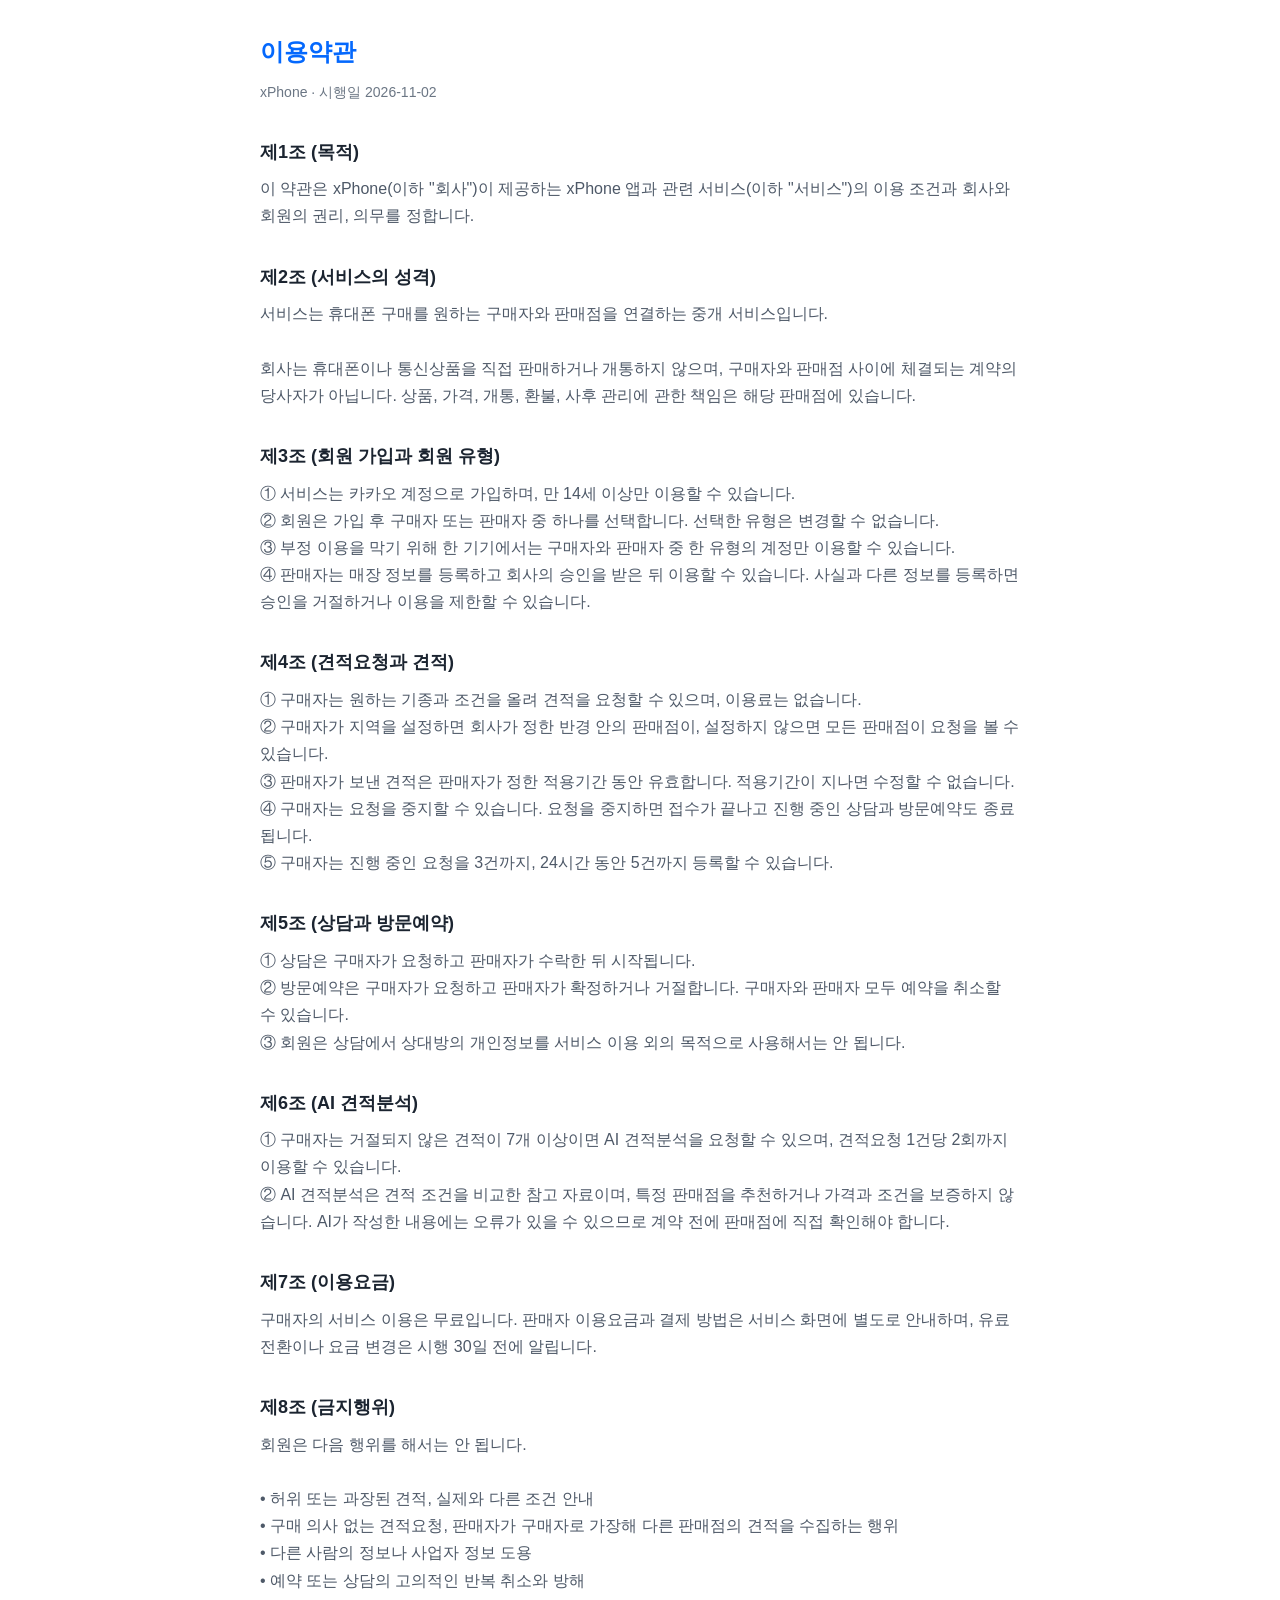
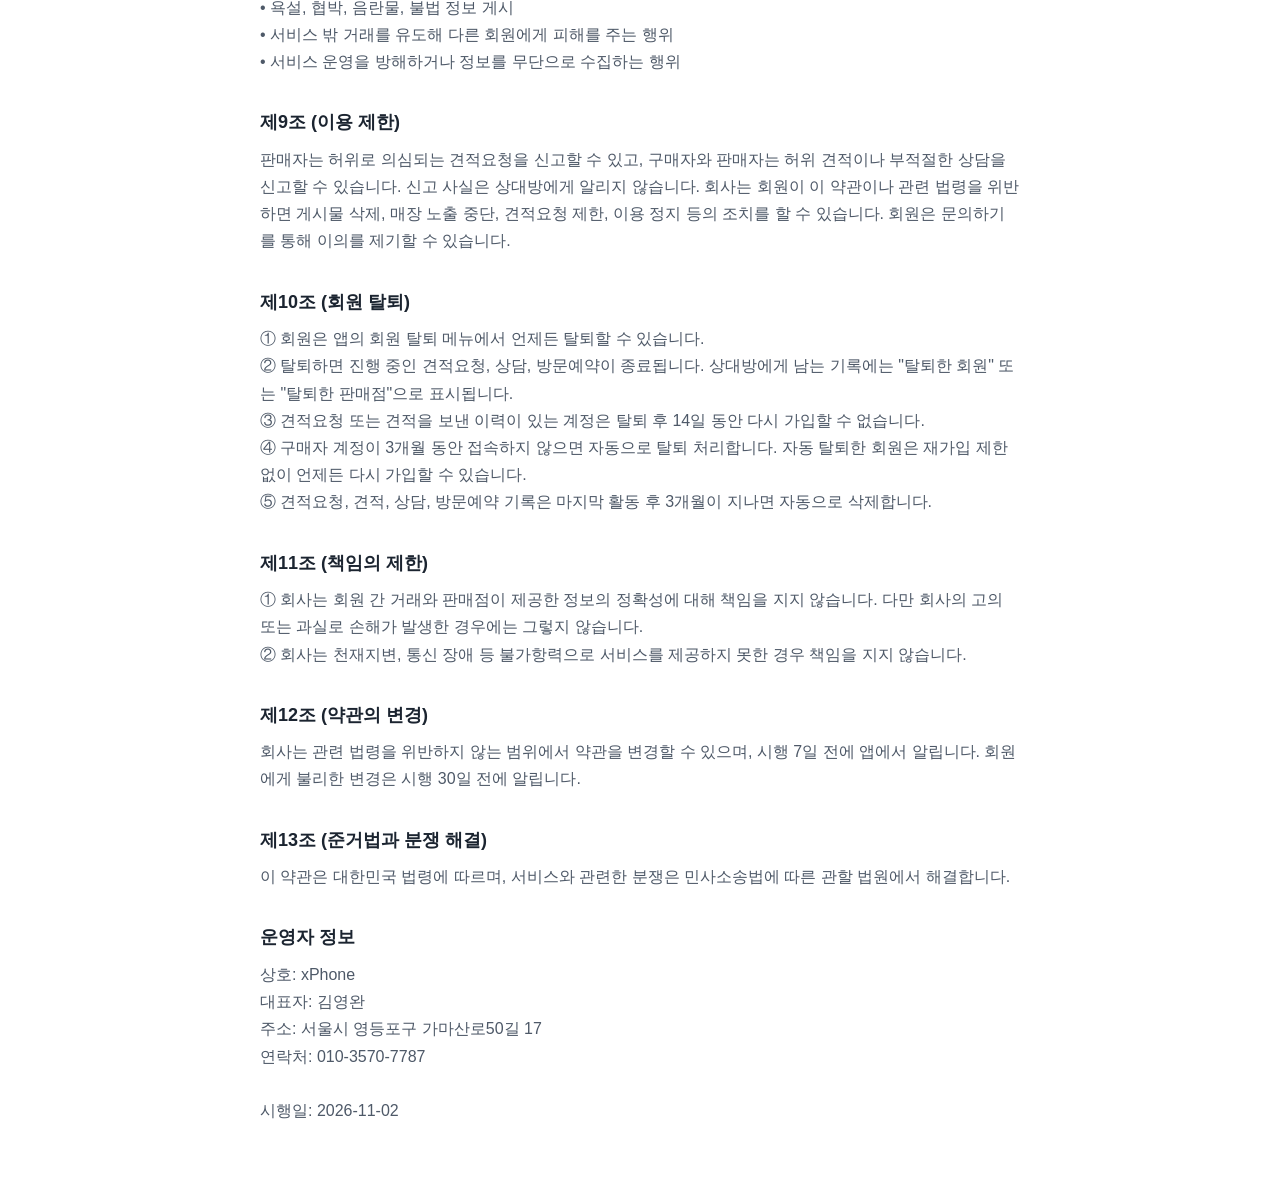
<file: terms.html>
<!doctype html>
<html lang="ko">
<head>
<meta charset="utf-8">
<meta name="viewport" content="width=device-width, initial-scale=1">
<title>이용약관 - xPhone</title>
<style>
  :root { color-scheme: light; }
  body { margin: 0; background: #fff; color: #1b2430; font: 16px/1.7 -apple-system, "Noto Sans KR", "Malgun Gothic", sans-serif; }
  main { max-width: 760px; margin: 0 auto; padding: 32px 20px 64px; }
  h1 { font-size: 24px; margin: 0 0 8px; color: #0468fd; }
  .meta { color: #6b7684; font-size: 14px; margin: 0 0 32px; }
  h2 { font-size: 18px; margin: 32px 0 8px; }
  p { margin: 0; white-space: pre-line; color: #4e5968; }
</style>
</head>
<body>
<main>
<h1>이용약관</h1>
<p class="meta">xPhone · 시행일 2026-11-02</p>
<section><h2>제1조 (목적)</h2><p>이 약관은 xPhone(이하 &quot;회사&quot;)이 제공하는 xPhone 앱과 관련 서비스(이하 &quot;서비스&quot;)의 이용 조건과 회사와 회원의 권리, 의무를 정합니다.</p></section>
<section><h2>제2조 (서비스의 성격)</h2><p>서비스는 휴대폰 구매를 원하는 구매자와 판매점을 연결하는 중개 서비스입니다.

회사는 휴대폰이나 통신상품을 직접 판매하거나 개통하지 않으며, 구매자와 판매점 사이에 체결되는 계약의 당사자가 아닙니다. 상품, 가격, 개통, 환불, 사후 관리에 관한 책임은 해당 판매점에 있습니다.</p></section>
<section><h2>제3조 (회원 가입과 회원 유형)</h2><p>① 서비스는 카카오 계정으로 가입하며, 만 14세 이상만 이용할 수 있습니다.
② 회원은 가입 후 구매자 또는 판매자 중 하나를 선택합니다. 선택한 유형은 변경할 수 없습니다.
③ 부정 이용을 막기 위해 한 기기에서는 구매자와 판매자 중 한 유형의 계정만 이용할 수 있습니다.
④ 판매자는 매장 정보를 등록하고 회사의 승인을 받은 뒤 이용할 수 있습니다. 사실과 다른 정보를 등록하면 승인을 거절하거나 이용을 제한할 수 있습니다.</p></section>
<section><h2>제4조 (견적요청과 견적)</h2><p>① 구매자는 원하는 기종과 조건을 올려 견적을 요청할 수 있으며, 이용료는 없습니다.
② 구매자가 지역을 설정하면 회사가 정한 반경 안의 판매점이, 설정하지 않으면 모든 판매점이 요청을 볼 수 있습니다.
③ 판매자가 보낸 견적은 판매자가 정한 적용기간 동안 유효합니다. 적용기간이 지나면 수정할 수 없습니다.
④ 구매자는 요청을 중지할 수 있습니다. 요청을 중지하면 접수가 끝나고 진행 중인 상담과 방문예약도 종료됩니다.
⑤ 구매자는 진행 중인 요청을 3건까지, 24시간 동안 5건까지 등록할 수 있습니다.</p></section>
<section><h2>제5조 (상담과 방문예약)</h2><p>① 상담은 구매자가 요청하고 판매자가 수락한 뒤 시작됩니다.
② 방문예약은 구매자가 요청하고 판매자가 확정하거나 거절합니다. 구매자와 판매자 모두 예약을 취소할 수 있습니다.
③ 회원은 상담에서 상대방의 개인정보를 서비스 이용 외의 목적으로 사용해서는 안 됩니다.</p></section>
<section><h2>제6조 (AI 견적분석)</h2><p>① 구매자는 거절되지 않은 견적이 7개 이상이면 AI 견적분석을 요청할 수 있으며, 견적요청 1건당 2회까지 이용할 수 있습니다.
② AI 견적분석은 견적 조건을 비교한 참고 자료이며, 특정 판매점을 추천하거나 가격과 조건을 보증하지 않습니다. AI가 작성한 내용에는 오류가 있을 수 있으므로 계약 전에 판매점에 직접 확인해야 합니다.</p></section>
<section><h2>제7조 (이용요금)</h2><p>구매자의 서비스 이용은 무료입니다. 판매자 이용요금과 결제 방법은 서비스 화면에 별도로 안내하며, 유료 전환이나 요금 변경은 시행 30일 전에 알립니다.</p></section>
<section><h2>제8조 (금지행위)</h2><p>회원은 다음 행위를 해서는 안 됩니다.

• 허위 또는 과장된 견적, 실제와 다른 조건 안내
• 구매 의사 없는 견적요청, 판매자가 구매자로 가장해 다른 판매점의 견적을 수집하는 행위
• 다른 사람의 정보나 사업자 정보 도용
• 예약 또는 상담의 고의적인 반복 취소와 방해
• 욕설, 협박, 음란물, 불법 정보 게시
• 서비스 밖 거래를 유도해 다른 회원에게 피해를 주는 행위
• 서비스 운영을 방해하거나 정보를 무단으로 수집하는 행위</p></section>
<section><h2>제9조 (이용 제한)</h2><p>판매자는 허위로 의심되는 견적요청을 신고할 수 있고, 구매자와 판매자는 허위 견적이나 부적절한 상담을 신고할 수 있습니다. 신고 사실은 상대방에게 알리지 않습니다. 회사는 회원이 이 약관이나 관련 법령을 위반하면 게시물 삭제, 매장 노출 중단, 견적요청 제한, 이용 정지 등의 조치를 할 수 있습니다. 회원은 문의하기를 통해 이의를 제기할 수 있습니다.</p></section>
<section><h2>제10조 (회원 탈퇴)</h2><p>① 회원은 앱의 회원 탈퇴 메뉴에서 언제든 탈퇴할 수 있습니다.
② 탈퇴하면 진행 중인 견적요청, 상담, 방문예약이 종료됩니다. 상대방에게 남는 기록에는 &quot;탈퇴한 회원&quot; 또는 &quot;탈퇴한 판매점&quot;으로 표시됩니다.
③ 견적요청 또는 견적을 보낸 이력이 있는 계정은 탈퇴 후 14일 동안 다시 가입할 수 없습니다.
④ 구매자 계정이 3개월 동안 접속하지 않으면 자동으로 탈퇴 처리합니다. 자동 탈퇴한 회원은 재가입 제한 없이 언제든 다시 가입할 수 있습니다.
⑤ 견적요청, 견적, 상담, 방문예약 기록은 마지막 활동 후 3개월이 지나면 자동으로 삭제합니다.</p></section>
<section><h2>제11조 (책임의 제한)</h2><p>① 회사는 회원 간 거래와 판매점이 제공한 정보의 정확성에 대해 책임을 지지 않습니다. 다만 회사의 고의 또는 과실로 손해가 발생한 경우에는 그렇지 않습니다.
② 회사는 천재지변, 통신 장애 등 불가항력으로 서비스를 제공하지 못한 경우 책임을 지지 않습니다.</p></section>
<section><h2>제12조 (약관의 변경)</h2><p>회사는 관련 법령을 위반하지 않는 범위에서 약관을 변경할 수 있으며, 시행 7일 전에 앱에서 알립니다. 회원에게 불리한 변경은 시행 30일 전에 알립니다.</p></section>
<section><h2>제13조 (준거법과 분쟁 해결)</h2><p>이 약관은 대한민국 법령에 따르며, 서비스와 관련한 분쟁은 민사소송법에 따른 관할 법원에서 해결합니다.</p></section>
<section><h2>운영자 정보</h2><p>상호: xPhone
대표자: 김영완
주소: 서울시 영등포구 가마산로50길 17
연락처: 010-3570-7787

시행일: 2026-11-02</p></section>
</main>
</body>
</html>
</file>
<file: site.css>
:root {
  color-scheme: light;
  --primary: #0468fd;
  --primary-light: #eaf2ff;
  --text: #1b2430;
  --text-sub: #4e5968;
  --muted: #6b7684;
  --line: #e5e8eb;
  --bg: #ffffff;
  --bg-soft: #f7f9fb;
  --warn-bg: #fff8e6;
}
* { box-sizing: border-box; }
body {
  margin: 0;
  background: var(--bg);
  color: var(--text);
  font: 17px/1.75 -apple-system, BlinkMacSystemFont, "Apple SD Gothic Neo", "Noto Sans KR", "Malgun Gothic", sans-serif;
  word-break: keep-all;
  overflow-wrap: break-word;
}
a { color: var(--primary); }
header.top {
  border-bottom: 1px solid var(--line);
  background: var(--bg);
}
header.top .wrap { display: flex; align-items: center; justify-content: space-between; gap: 12px; padding-top: 14px; padding-bottom: 14px; }
.logo { font-weight: 800; font-size: 20px; color: var(--primary); text-decoration: none; }
nav.menu { display: flex; flex-wrap: wrap; gap: 4px 16px; font-size: 15px; }
nav.menu a { color: var(--text-sub); text-decoration: none; }
nav.menu a:hover { color: var(--primary); }
.wrap { max-width: 780px; margin: 0 auto; padding-left: 16px; padding-right: 16px; }
main.wrap { padding-top: 28px; padding-bottom: 64px; }
h1 { font-size: 30px; line-height: 1.35; margin: 0 0 10px; letter-spacing: -0.02em; }
h2 { font-size: 22px; line-height: 1.4; margin: 44px 0 10px; letter-spacing: -0.01em; }
h3 { font-size: 18px; margin: 28px 0 6px; }
p, li { color: var(--text-sub); }
p { margin: 0 0 14px; }
ul, ol { padding-left: 22px; margin: 0 0 16px; }
li { margin: 4px 0; }
strong { color: var(--text); }
.meta { color: var(--muted); font-size: 14px; margin-bottom: 24px; }
.lead { font-size: 19px; color: var(--text); }
.summary {
  background: var(--primary-light);
  border-radius: 14px;
  padding: 18px 20px;
  margin: 20px 0 8px;
}
.summary h2 { margin-top: 0; font-size: 18px; }
.summary ol, .summary ul { margin-bottom: 0; }
.note { background: var(--warn-bg); border-radius: 12px; padding: 14px 18px; margin: 16px 0; }
.note p:last-child { margin-bottom: 0; }
.table-wrap { overflow-x: auto; margin: 12px 0 20px; }
table { border-collapse: collapse; width: 100%; font-size: 15px; }
th, td { border-bottom: 1px solid var(--line); padding: 10px 8px; text-align: left; vertical-align: top; }
th { background: var(--bg-soft); color: var(--text); font-weight: 700; }
td { color: var(--text-sub); }
.formula {
  background: var(--bg-soft);
  border-left: 4px solid var(--primary);
  padding: 12px 16px;
  margin: 12px 0 18px;
  font-weight: 600;
  color: var(--text);
}
.cards { display: grid; grid-template-columns: repeat(auto-fit, minmax(220px, 1fr)); gap: 12px; margin: 16px 0; }
.card { border: 1px solid var(--line); border-radius: 14px; padding: 16px 18px; text-decoration: none; display: block; }
.card strong { display: block; margin-bottom: 4px; }
.card span { color: var(--text-sub); font-size: 15px; }
.card:hover { border-color: var(--primary); }
.cta {
  display: inline-block;
  background: var(--primary);
  color: #fff;
  font-weight: 700;
  padding: 12px 22px;
  border-radius: 12px;
  text-decoration: none;
}
.steps { counter-reset: step; list-style: none; padding: 0; }
.steps li { counter-increment: step; position: relative; padding-left: 40px; margin: 12px 0; }
.steps li::before {
  content: counter(step);
  position: absolute; left: 0; top: 2px;
  width: 28px; height: 28px; border-radius: 50%;
  background: var(--primary); color: #fff; font-weight: 700; font-size: 15px;
  display: flex; align-items: center; justify-content: center;
}
details { border-bottom: 1px solid var(--line); padding: 12px 0; }
summary { cursor: pointer; font-weight: 700; color: var(--text); }
details p { margin: 10px 0 4px; }
footer.bottom { border-top: 1px solid var(--line); background: var(--bg-soft); font-size: 14px; color: var(--muted); }
footer.bottom .wrap { padding-top: 24px; padding-bottom: 32px; }
footer.bottom a { color: var(--muted); margin-right: 14px; }
footer.bottom p { color: var(--muted); }
@media (max-width: 560px) {
  body { font-size: 16px; }
  h1 { font-size: 25px; }
  h2 { font-size: 20px; }
  th, td { padding: 8px 6px; font-size: 14px; }
  header.top .wrap { flex-direction: column; align-items: flex-start; }
}
</file>
